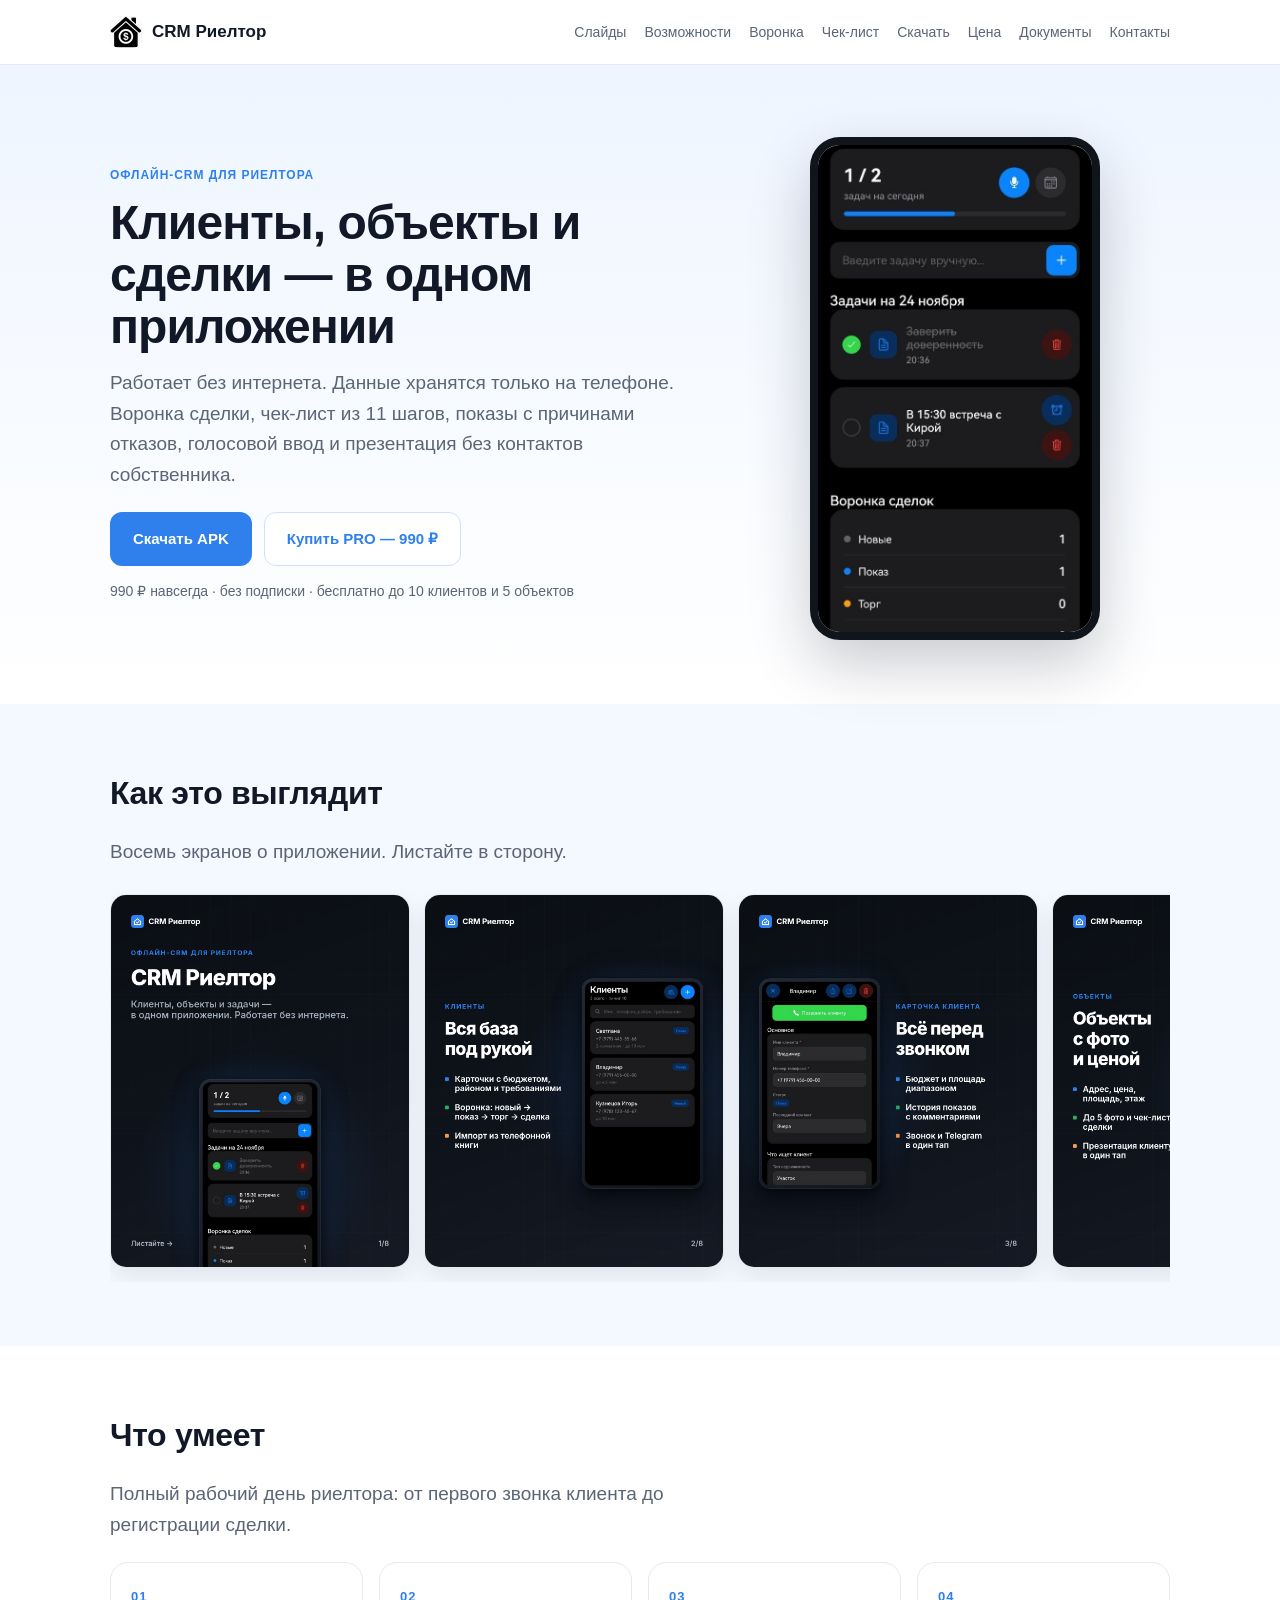
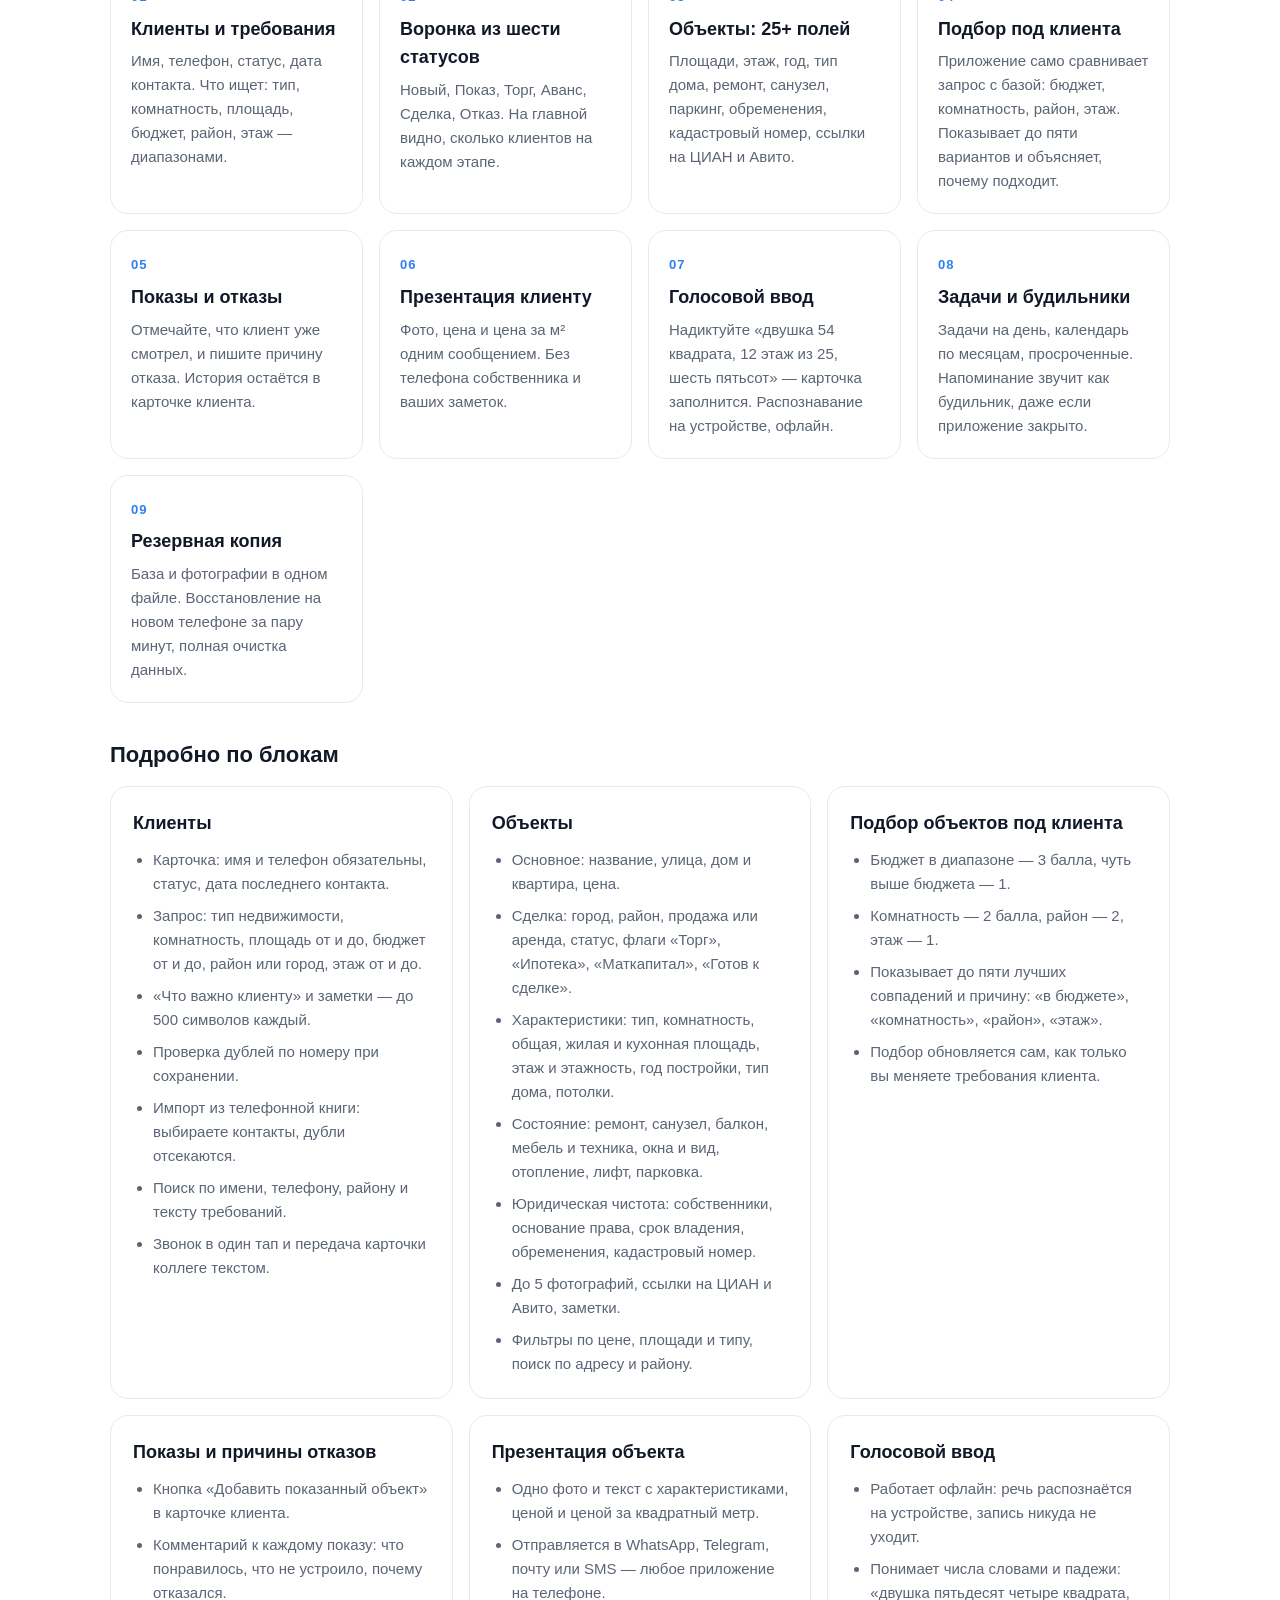
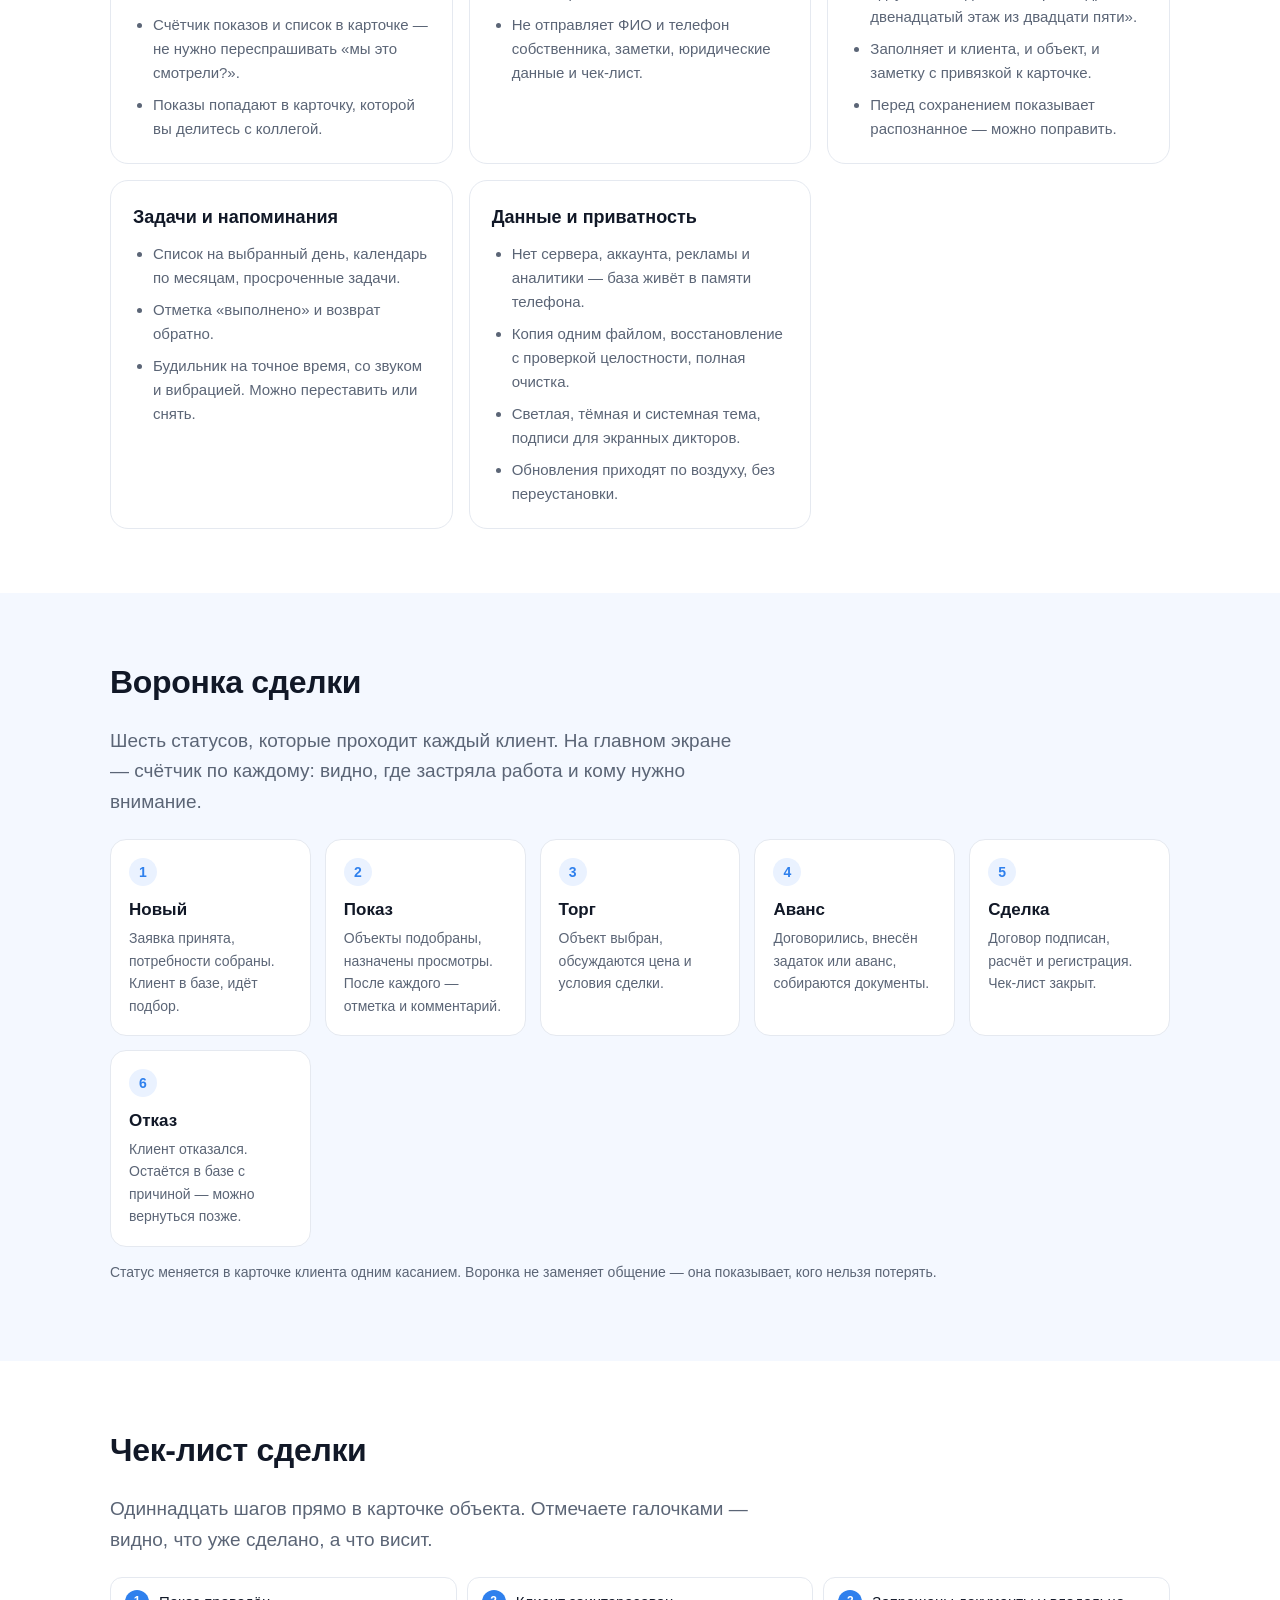
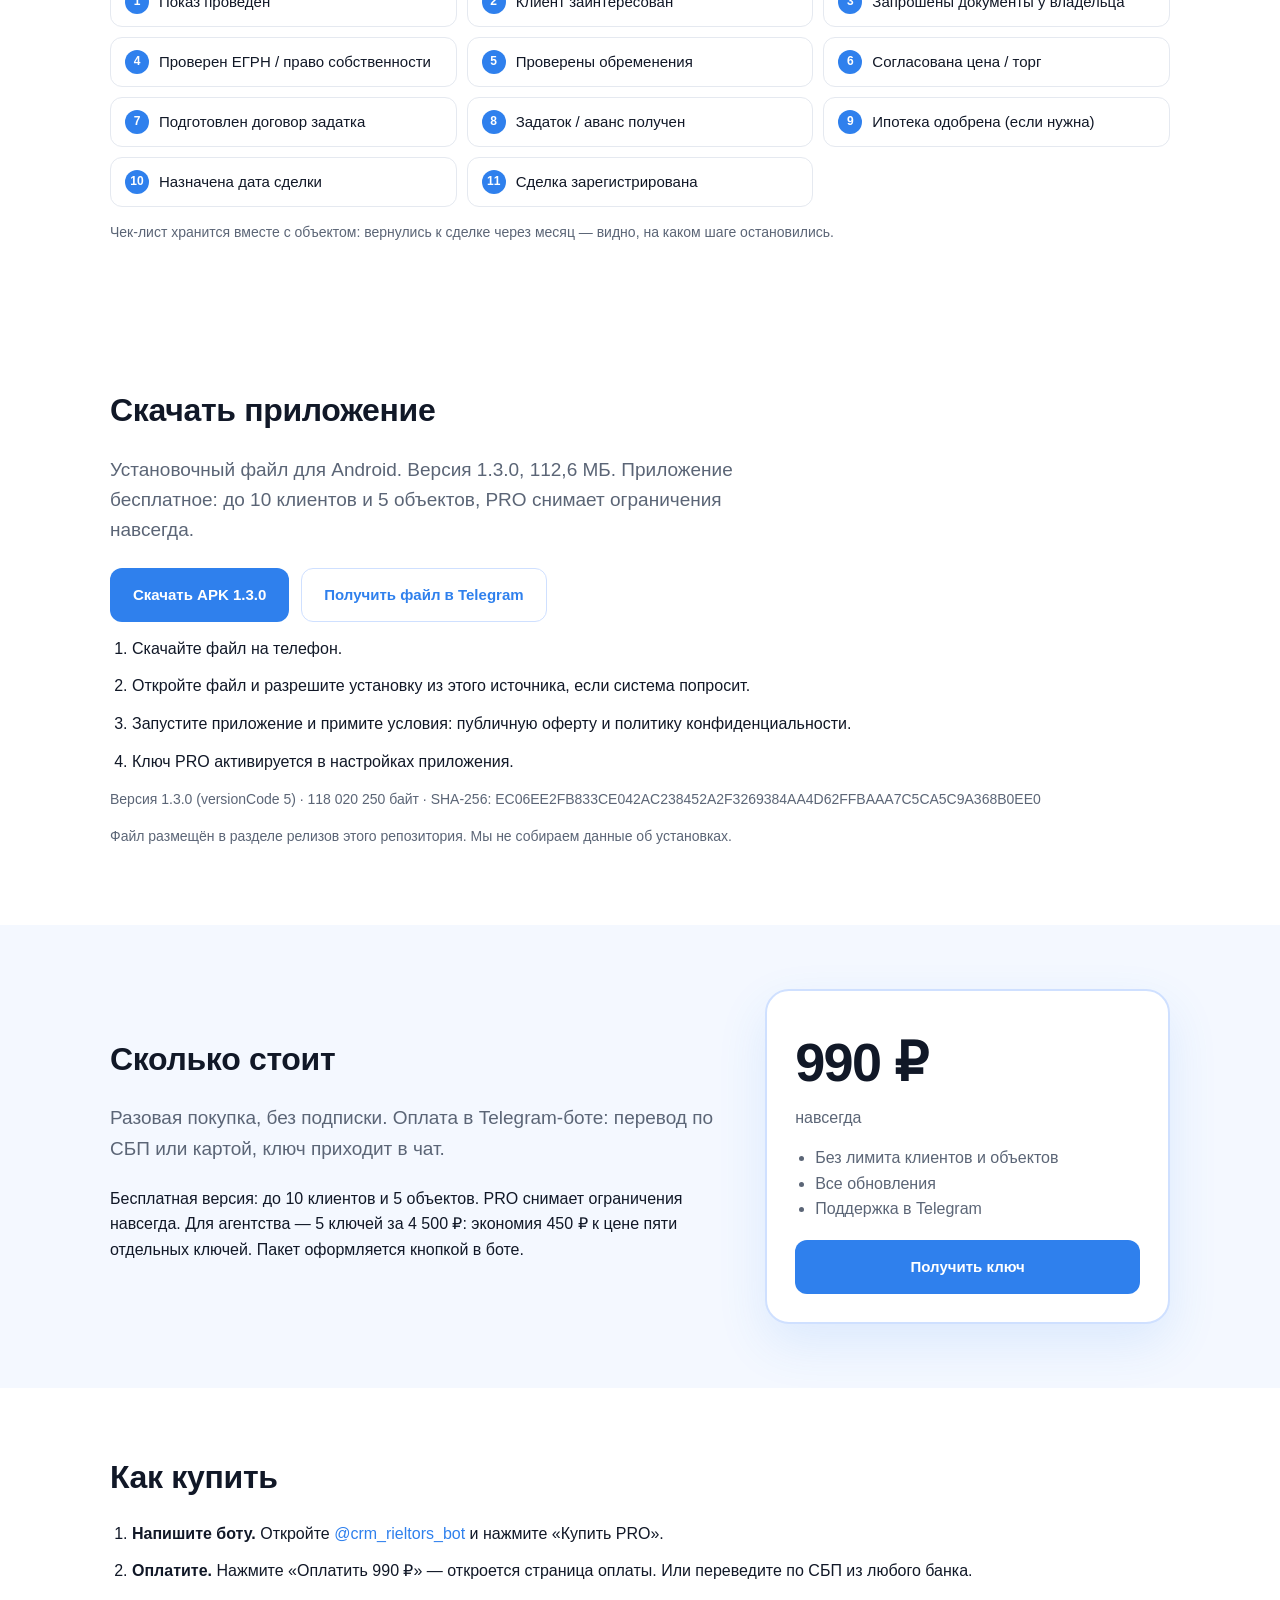
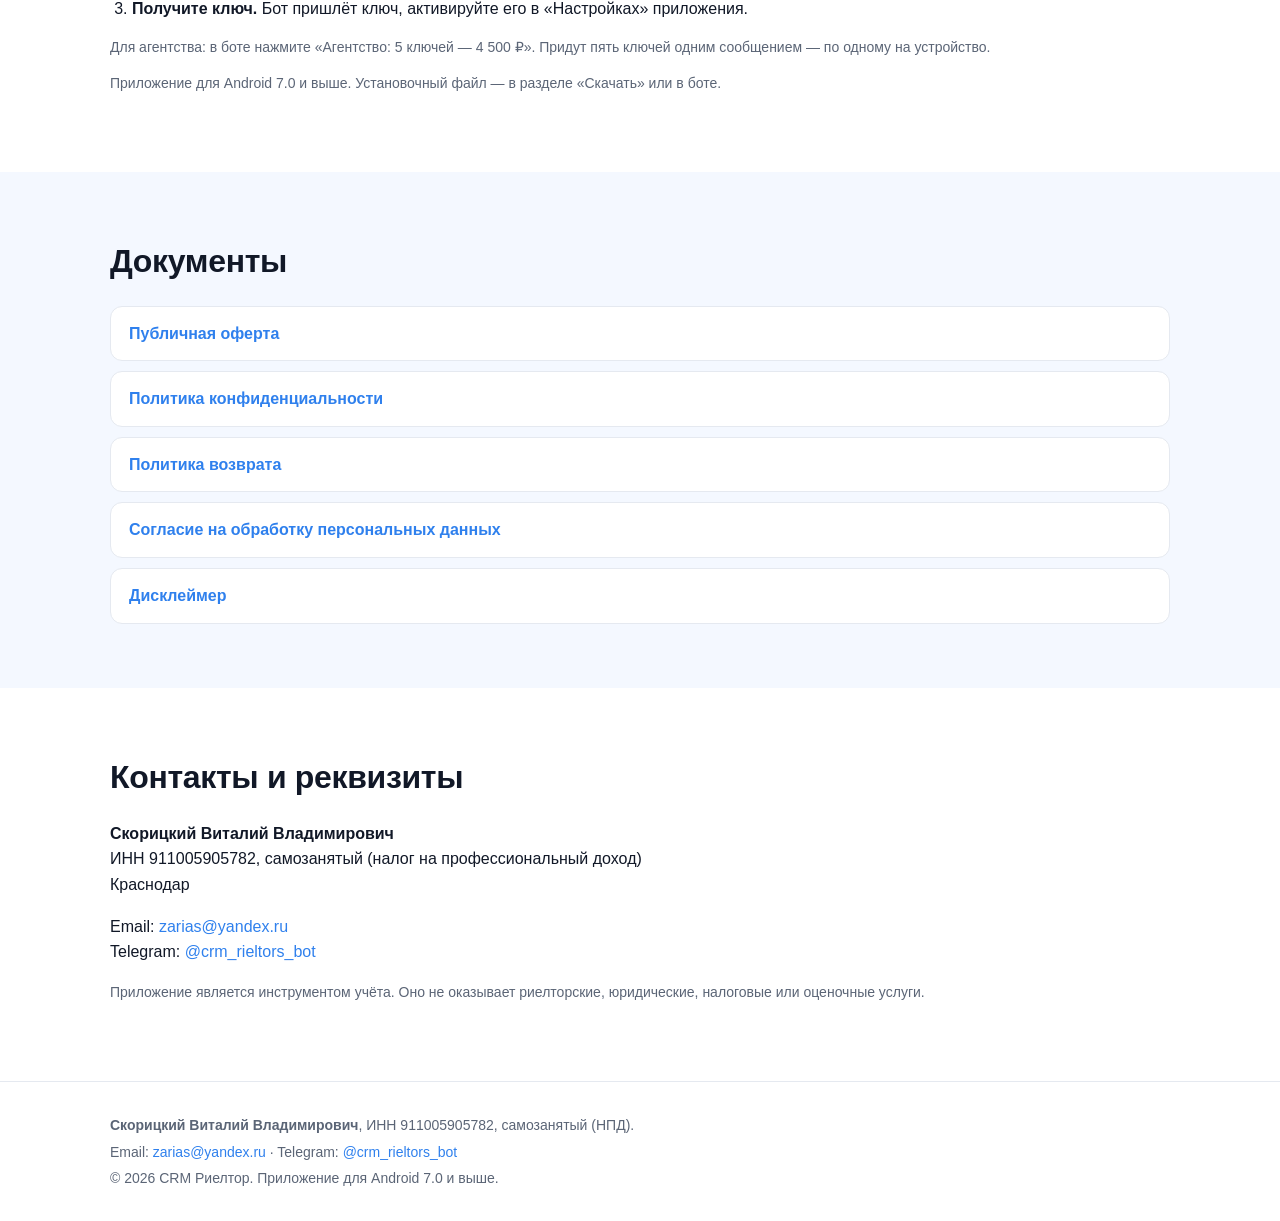
<file: index.html>
<!doctype html>
<html lang="ru">
<head>
<meta charset="utf-8">
<meta name="viewport" content="width=device-width, initial-scale=1">
<title>CRM Риелтор — офлайн-CRM для риелтора</title>
<meta name="description" content="CRM Риелтор — офлайн-приложение для риелтора: клиенты, объекты, воронка сделки, чек-лист, показы и голосовой ввод. Данные хранятся на телефоне. 990 ₽ навсегда.">
<meta name="theme-color" content="#2f80ed">
<link rel="icon" href="icon.png">
<link rel="stylesheet" href="style.css?v=3">
</head>
<body>
<header class="site-header">
  <div class="wrap header-inner">
    <a class="brand" href="index.html"><img src="icon.png" alt="Логотип CRM Риелтор"> CRM Риелтор</a>
    <nav aria-label="Разделы сайта">
      <a href="#slides">Слайды</a>
      <a href="#features">Возможности</a>
      <a href="#funnel">Воронка</a>
      <a href="#checklist">Чек-лист</a>
      <a href="#download">Скачать</a>
      <a href="#price">Цена</a>
      <a href="#docs">Документы</a>
      <a href="#contacts">Контакты</a>
    </nav>
  </div>
</header>

<main>
<section class="hero">
  <div class="wrap hero-grid">
    <div>
      <span class="eyebrow">Офлайн-CRM для риелтора</span>
      <h1>Клиенты, объекты и сделки — в одном приложении</h1>
      <p class="lead">Работает без интернета. Данные хранятся только на телефоне. Воронка сделки, чек-лист из 11 шагов, показы с причинами отказов, голосовой ввод и презентация без контактов собственника.</p>
      <div class="actions">
        <a class="btn" href="#download">Скачать APK</a>
        <a class="btn ghost" href="https://t.me/crm_rieltors_bot">Купить PRO — 990 ₽</a>
      </div>
      <p class="note">990 ₽ навсегда · без подписки · бесплатно до 10 клиентов и 5 объектов</p>
    </div>
    <div class="phone"><img src="screenshot.jpg" alt="Экран приложения CRM Риелтор" width="290" height="580"></div>
  </div>
</section>

<section class="section tinted" id="slides">
  <div class="wrap">
    <h2>Как это выглядит</h2>
    <p class="lead">Восемь экранов о приложении. Листайте в сторону.</p>
    <div class="slides">
      <a class="slide" href="slides/01.png"><img src="slides/01.png" alt="Слайд 1: CRM Риелтор" loading="lazy"></a>
      <a class="slide" href="slides/02.png"><img src="slides/02.png" alt="Слайд 2: клиенты" loading="lazy"></a>
      <a class="slide" href="slides/03.png"><img src="slides/03.png" alt="Слайд 3: карточка клиента" loading="lazy"></a>
      <a class="slide" href="slides/04.png"><img src="slides/04.png" alt="Слайд 4: объекты" loading="lazy"></a>
      <a class="slide" href="slides/05.png"><img src="slides/05.png" alt="Слайд 5: голосовой ввод" loading="lazy"></a>
      <a class="slide" href="slides/06.png"><img src="slides/06.png" alt="Слайд 6: задачи" loading="lazy"></a>
      <a class="slide" href="slides/07.png"><img src="slides/07.png" alt="Слайд 7: презентация" loading="lazy"></a>
      <a class="slide" href="slides/08.png"><img src="slides/08.png" alt="Слайд 8: QR-код на бота" loading="lazy"></a>
    </div>
  </div>
</section>

<section class="section" id="features">
  <div class="wrap">
    <h2>Что умеет</h2>
    <p class="lead">Полный рабочий день риелтора: от первого звонка клиента до регистрации сделки.</p>

    <div class="features">
      <div class="feature"><span class="num">01</span><h3>Клиенты и требования</h3><p>Имя, телефон, статус, дата контакта. Что ищет: тип, комнатность, площадь, бюджет, район, этаж — диапазонами.</p></div>
      <div class="feature"><span class="num">02</span><h3>Воронка из шести статусов</h3><p>Новый, Показ, Торг, Аванс, Сделка, Отказ. На главной видно, сколько клиентов на каждом этапе.</p></div>
      <div class="feature"><span class="num">03</span><h3>Объекты: 25+ полей</h3><p>Площади, этаж, год, тип дома, ремонт, санузел, паркинг, обременения, кадастровый номер, ссылки на ЦИАН и Авито.</p></div>
      <div class="feature"><span class="num">04</span><h3>Подбор под клиента</h3><p>Приложение само сравнивает запрос с базой: бюджет, комнатность, район, этаж. Показывает до пяти вариантов и объясняет, почему подходит.</p></div>
      <div class="feature"><span class="num">05</span><h3>Показы и отказы</h3><p>Отмечайте, что клиент уже смотрел, и пишите причину отказа. История остаётся в карточке клиента.</p></div>
      <div class="feature"><span class="num">06</span><h3>Презентация клиенту</h3><p>Фото, цена и цена за м² одним сообщением. Без телефона собственника и ваших заметок.</p></div>
      <div class="feature"><span class="num">07</span><h3>Голосовой ввод</h3><p>Надиктуйте «двушка 54 квадрата, 12 этаж из 25, шесть пятьсот» — карточка заполнится. Распознавание на устройстве, офлайн.</p></div>
      <div class="feature"><span class="num">08</span><h3>Задачи и будильники</h3><p>Задачи на день, календарь по месяцам, просроченные. Напоминание звучит как будильник, даже если приложение закрыто.</p></div>
      <div class="feature"><span class="num">09</span><h3>Резервная копия</h3><p>База и фотографии в одном файле. Восстановление на новом телефоне за пару минут, полная очистка данных.</p></div>
    </div>

    <h3 class="subhead">Подробно по блокам</h3>
    <div class="details">
      <article class="card">
        <h4>Клиенты</h4>
        <ul>
          <li>Карточка: имя и телефон обязательны, статус, дата последнего контакта.</li>
          <li>Запрос: тип недвижимости, комнатность, площадь от и до, бюджет от и до, район или город, этаж от и до.</li>
          <li>«Что важно клиенту» и заметки — до 500 символов каждый.</li>
          <li>Проверка дублей по номеру при сохранении.</li>
          <li>Импорт из телефонной книги: выбираете контакты, дубли отсекаются.</li>
          <li>Поиск по имени, телефону, району и тексту требований.</li>
          <li>Звонок в один тап и передача карточки коллеге текстом.</li>
        </ul>
      </article>

      <article class="card">
        <h4>Объекты</h4>
        <ul>
          <li>Основное: название, улица, дом и квартира, цена.</li>
          <li>Сделка: город, район, продажа или аренда, статус, флаги «Торг», «Ипотека», «Маткапитал», «Готов к сделке».</li>
          <li>Характеристики: тип, комнатность, общая, жилая и кухонная площадь, этаж и этажность, год постройки, тип дома, потолки.</li>
          <li>Состояние: ремонт, санузел, балкон, мебель и техника, окна и вид, отопление, лифт, парковка.</li>
          <li>Юридическая чистота: собственники, основание права, срок владения, обременения, кадастровый номер.</li>
          <li>До 5 фотографий, ссылки на ЦИАН и Авито, заметки.</li>
          <li>Фильтры по цене, площади и типу, поиск по адресу и району.</li>
        </ul>
      </article>

      <article class="card">
        <h4>Подбор объектов под клиента</h4>
        <ul>
          <li>Бюджет в диапазоне — 3 балла, чуть выше бюджета — 1.</li>
          <li>Комнатность — 2 балла, район — 2, этаж — 1.</li>
          <li>Показывает до пяти лучших совпадений и причину: «в бюджете», «комнатность», «район», «этаж».</li>
          <li>Подбор обновляется сам, как только вы меняете требования клиента.</li>
        </ul>
      </article>

      <article class="card">
        <h4>Показы и причины отказов</h4>
        <ul>
          <li>Кнопка «Добавить показанный объект» в карточке клиента.</li>
          <li>Комментарий к каждому показу: что понравилось, что не устроило, почему отказался.</li>
          <li>Счётчик показов и список в карточке — не нужно переспрашивать «мы это смотрели?».</li>
          <li>Показы попадают в карточку, которой вы делитесь с коллегой.</li>
        </ul>
      </article>

      <article class="card">
        <h4>Презентация объекта</h4>
        <ul>
          <li>Одно фото и текст с характеристиками, ценой и ценой за квадратный метр.</li>
          <li>Отправляется в WhatsApp, Telegram, почту или SMS — любое приложение на телефоне.</li>
          <li>Не отправляет ФИО и телефон собственника, заметки, юридические данные и чек-лист.</li>
        </ul>
      </article>

      <article class="card">
        <h4>Голосовой ввод</h4>
        <ul>
          <li>Работает офлайн: речь распознаётся на устройстве, запись никуда не уходит.</li>
          <li>Понимает числа словами и падежи: «двушка пятьдесят четыре квадрата, двенадцатый этаж из двадцати пяти».</li>
          <li>Заполняет и клиента, и объект, и заметку с привязкой к карточке.</li>
          <li>Перед сохранением показывает распознанное — можно поправить.</li>
        </ul>
      </article>

      <article class="card">
        <h4>Задачи и напоминания</h4>
        <ul>
          <li>Список на выбранный день, календарь по месяцам, просроченные задачи.</li>
          <li>Отметка «выполнено» и возврат обратно.</li>
          <li>Будильник на точное время, со звуком и вибрацией. Можно переставить или снять.</li>
        </ul>
      </article>

      <article class="card">
        <h4>Данные и приватность</h4>
        <ul>
          <li>Нет сервера, аккаунта, рекламы и аналитики — база живёт в памяти телефона.</li>
          <li>Копия одним файлом, восстановление с проверкой целостности, полная очистка.</li>
          <li>Светлая, тёмная и системная тема, подписи для экранных дикторов.</li>
          <li>Обновления приходят по воздуху, без переустановки.</li>
        </ul>
      </article>
    </div>
  </div>
</section>

<section class="section tinted" id="funnel">
  <div class="wrap">
    <h2>Воронка сделки</h2>
    <p class="lead">Шесть статусов, которые проходит каждый клиент. На главном экране — счётчик по каждому: видно, где застряла работа и кому нужно внимание.</p>
    <ol class="funnel">
      <li><span class="fnum">1</span><strong>Новый</strong><p>Заявка принята, потребности собраны. Клиент в базе, идёт подбор.</p></li>
      <li><span class="fnum">2</span><strong>Показ</strong><p>Объекты подобраны, назначены просмотры. После каждого — отметка и комментарий.</p></li>
      <li><span class="fnum">3</span><strong>Торг</strong><p>Объект выбран, обсуждаются цена и условия сделки.</p></li>
      <li><span class="fnum">4</span><strong>Аванс</strong><p>Договорились, внесён задаток или аванс, собираются документы.</p></li>
      <li><span class="fnum">5</span><strong>Сделка</strong><p>Договор подписан, расчёт и регистрация. Чек-лист закрыт.</p></li>
      <li><span class="fnum">6</span><strong>Отказ</strong><p>Клиент отказался. Остаётся в базе с причиной — можно вернуться позже.</p></li>
    </ol>
    <p class="note">Статус меняется в карточке клиента одним касанием. Воронка не заменяет общение — она показывает, кого нельзя потерять.</p>
  </div>
</section>

<section class="section" id="checklist">
  <div class="wrap">
    <h2>Чек-лист сделки</h2>
    <p class="lead">Одиннадцать шагов прямо в карточке объекта. Отмечаете галочками — видно, что уже сделано, а что висит.</p>
    <ol class="checklist">
      <li>Показ проведён</li>
      <li>Клиент заинтересован</li>
      <li>Запрошены документы у владельца</li>
      <li>Проверен ЕГРН / право собственности</li>
      <li>Проверены обременения</li>
      <li>Согласована цена / торг</li>
      <li>Подготовлен договор задатка</li>
      <li>Задаток / аванс получен</li>
      <li>Ипотека одобрена (если нужна)</li>
      <li>Назначена дата сделки</li>
      <li>Сделка зарегистрирована</li>
    </ol>
    <p class="note">Чек-лист хранится вместе с объектом: вернулись к сделке через месяц — видно, на каком шаге остановились.</p>
  </div>
</section>


<section class="section" id="download">
  <div class="wrap">
    <h2>Скачать приложение</h2>
    <p class="lead">Установочный файл для Android. Версия 1.3.0, 112,6 МБ. Приложение бесплатное: до 10 клиентов и 5 объектов, PRO снимает ограничения навсегда.</p>
    <div class="actions">
      <a class="btn" href="https://github.com/VitaliySkorickiy/crm-rieltor-site/releases/download/v1.3.0/crm-rieltor-1.3.0.apk">Скачать APK 1.3.0</a>
      <a class="btn ghost" href="https://t.me/crm_rieltors_bot">Получить файл в Telegram</a>
    </div>
    <ol class="steps">
      <li>Скачайте файл на телефон.</li>
      <li>Откройте файл и разрешите установку из этого источника, если система попросит.</li>
      <li>Запустите приложение и примите условия: публичную оферту и политику конфиденциальности.</li>
      <li>Ключ PRO активируется в настройках приложения.</li>
    </ol>
    <p class="note">Версия 1.3.0 (versionCode 5) · 118 020 250 байт · SHA-256: EC06EE2FB833CE042AC238452A2F3269384AA4D62FFBAAA7C5CA5C9A368B0EE0</p>
    <p class="note">Файл размещён в разделе релизов этого репозитория. Мы не собираем данные об установках.</p>
  </div>
</section>

<section class="section tinted" id="price">
  <div class="wrap price-grid">
    <div>
      <h2>Сколько стоит</h2>
      <p class="lead">Разовая покупка, без подписки. Оплата в Telegram-боте: перевод по СБП или картой, ключ приходит в чат.</p>
      <p>Бесплатная версия: до 10 клиентов и 5 объектов. PRO снимает ограничения навсегда. Для агентства — 5 ключей за 4 500 ₽: экономия 450 ₽ к цене пяти отдельных ключей. Пакет оформляется кнопкой в боте.</p>
    </div>
    <div class="price-card">
      <div class="price">990 ₽</div>
      <div class="price-sub">навсегда</div>
      <ul>
        <li>Без лимита клиентов и объектов</li>
        <li>Все обновления</li>
        <li>Поддержка в Telegram</li>
      </ul>
      <a class="btn full" href="https://t.me/crm_rieltors_bot">Получить ключ</a>
    </div>
  </div>
</section>

<section class="section" id="how">
  <div class="wrap">
    <h2>Как купить</h2>
    <ol class="steps">
      <li><strong>Напишите боту.</strong> Откройте <a href="https://t.me/crm_rieltors_bot">@crm_rieltors_bot</a> и нажмите «Купить PRO».</li>
      <li><strong>Оплатите.</strong> Нажмите «Оплатить 990 ₽» — откроется страница оплаты. Или переведите по СБП из любого банка.</li>
      <li><strong>Получите ключ.</strong> Бот пришлёт ключ, активируйте его в «Настройках» приложения.</li>
    </ol>
    <p class="note">Для агентства: в боте нажмите «Агентство: 5 ключей — 4 500 ₽». Придут пять ключей одним сообщением — по одному на устройство.</p>
    <p class="note">Приложение для Android 7.0 и выше. Установочный файл — в разделе «Скачать» или в боте.</p>
  </div>
</section>

<section class="section tinted" id="docs">
  <div class="wrap">
    <h2>Документы</h2>
    <ul class="docs">
      <li><a href="offer.html">Публичная оферта</a></li>
      <li><a href="privacy.html">Политика конфиденциальности</a></li>
      <li><a href="refund.html">Политика возврата</a></li>
      <li><a href="consent.html">Согласие на обработку персональных данных</a></li>
      <li><a href="disclaimer.html">Дисклеймер</a></li>
    </ul>
  </div>
</section>

<section class="section" id="contacts">
  <div class="wrap">
    <h2>Контакты и реквизиты</h2>
    <p><strong>Скорицкий Виталий Владимирович</strong><br>
    ИНН 911005905782, самозанятый (налог на профессиональный доход)<br>
    Краснодар</p>
    <p>Email: <a href="mailto:zarias@yandex.ru">zarias@yandex.ru</a><br>
    Telegram: <a href="https://t.me/crm_rieltors_bot">@crm_rieltors_bot</a></p>
    <p class="note">Приложение является инструментом учёта. Оно не оказывает риелторские, юридические, налоговые или оценочные услуги.</p>
  </div>
</section>
</main>

<footer class="site-footer">
  <div class="wrap">
    <p><strong>Скорицкий Виталий Владимирович</strong>, ИНН 911005905782, самозанятый (НПД).</p>
    <p>Email: <a href="mailto:zarias@yandex.ru">zarias@yandex.ru</a> · Telegram: <a href="https://t.me/crm_rieltors_bot">@crm_rieltors_bot</a></p>
    <p>© 2026 CRM Риелтор. Приложение для Android 7.0 и выше.</p>
  </div>
</footer>
</body>
</html>
</file>
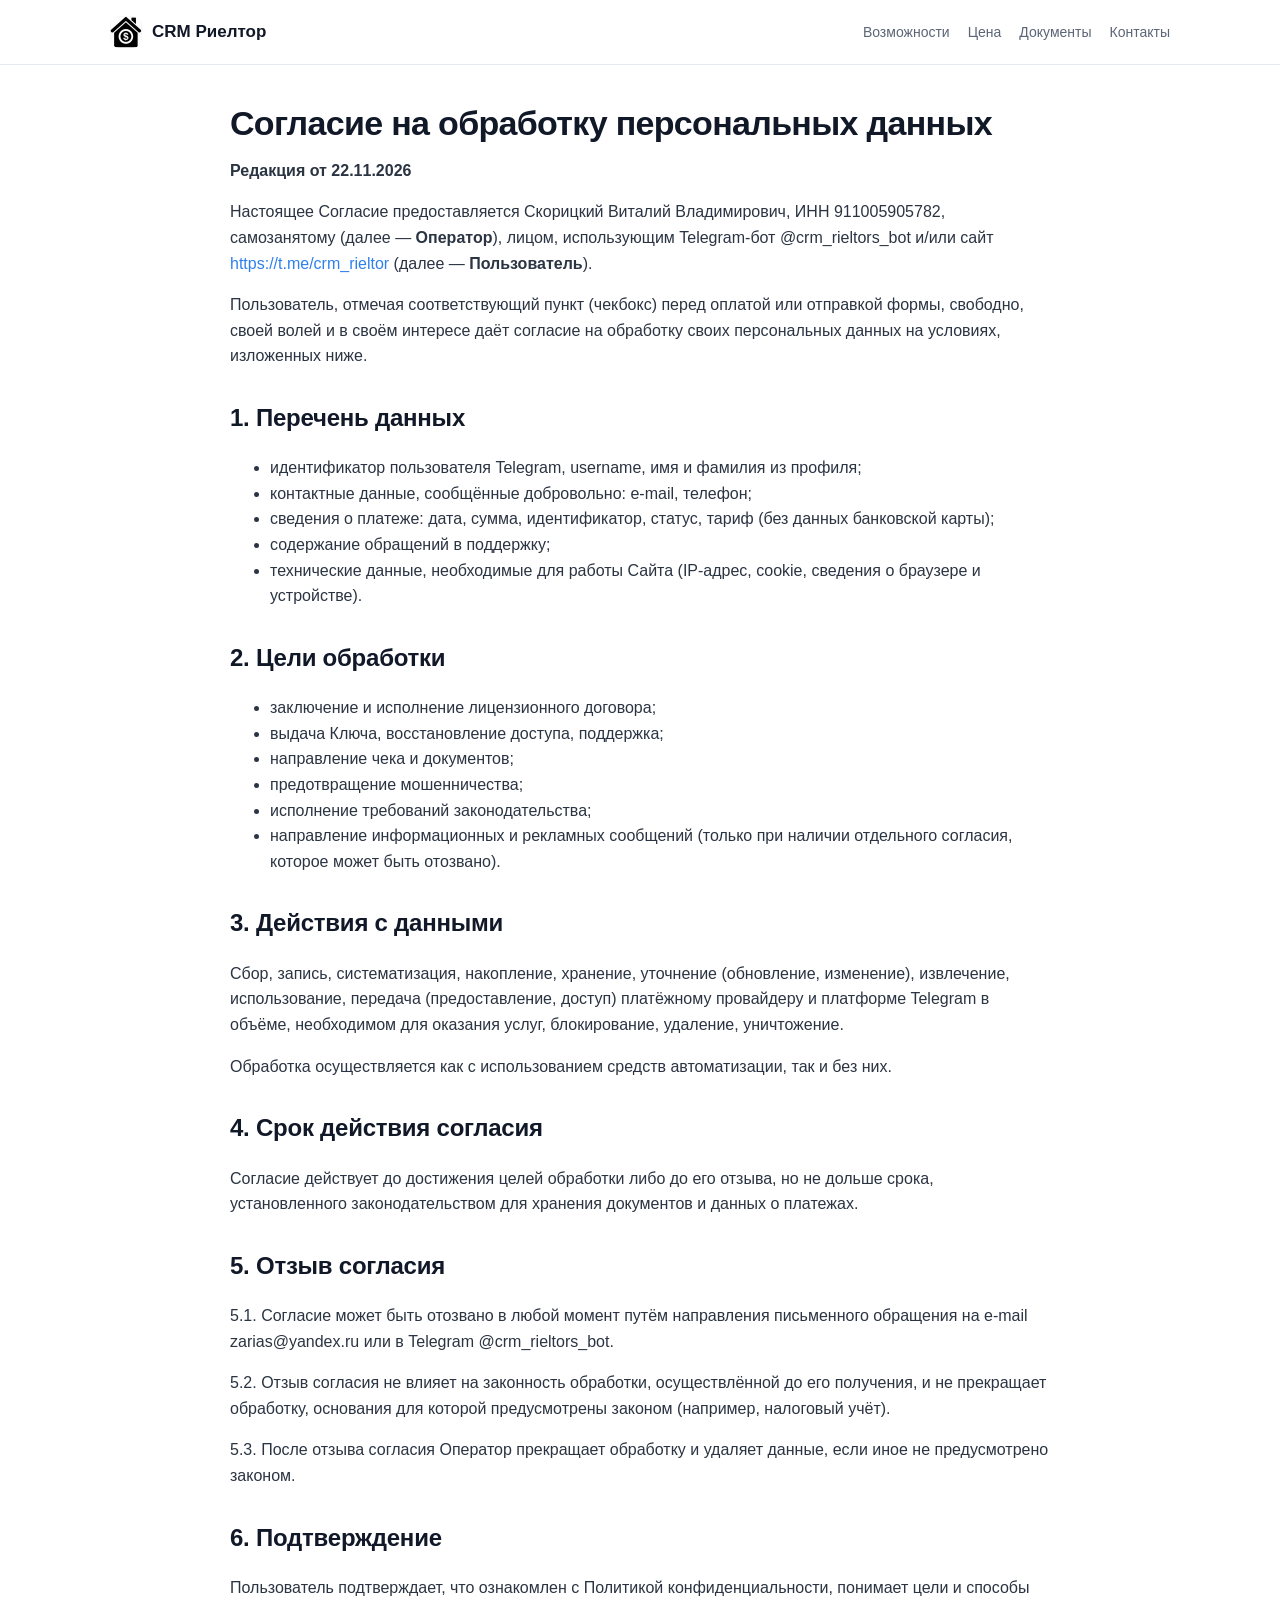
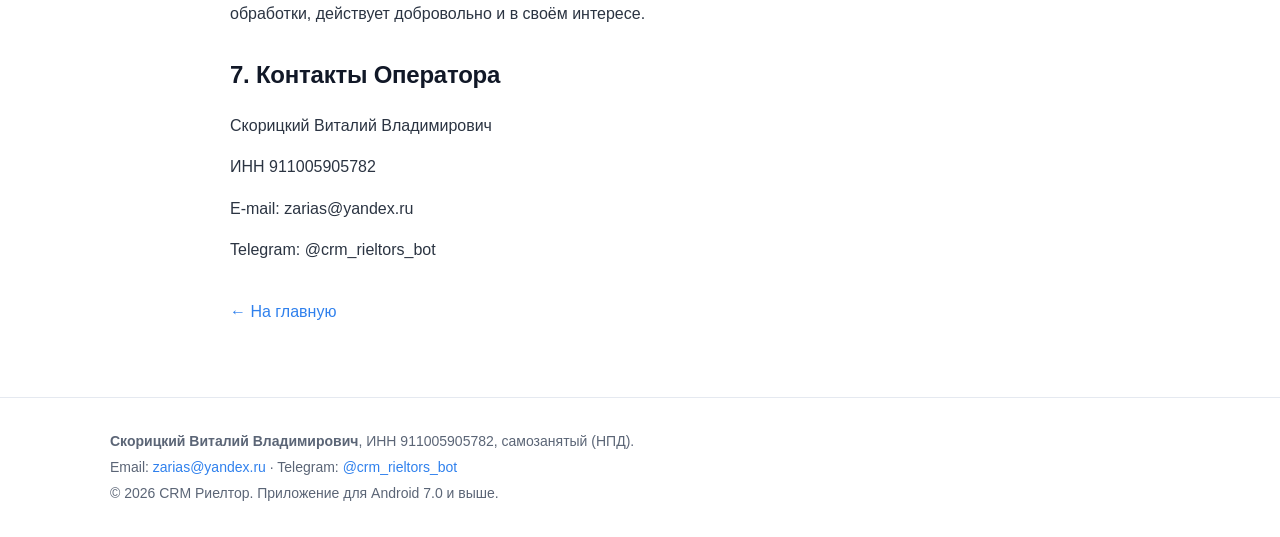
<file: consent.html>
<!doctype html>
<html lang="ru">
<head>
<meta charset="utf-8">
<meta name="viewport" content="width=device-width, initial-scale=1">
<title>Согласие на обработку персональных данных — CRM Риелтор</title>
<link rel="icon" href="icon.png">
<link rel="stylesheet" href="style.css?v=3">
</head>
<body>
<header class="site-header">
  <div class="wrap header-inner">
    <a class="brand" href="index.html"><img src="icon.png" alt=""> CRM Риелтор</a>
    <nav>
      <a href="index.html#features">Возможности</a>
      <a href="index.html#price">Цена</a>
      <a href="index.html#docs">Документы</a>
      <a href="index.html#contacts">Контакты</a>
    </nav>
  </div>
</header>
<main class="wrap legal">
<h1>Согласие на обработку персональных данных</h1>
<p><strong>Редакция от 22.11.2026</strong></p>
<p>Настоящее Согласие предоставляется Скорицкий Виталий Владимирович, ИНН 911005905782, самозанятому (далее — <strong>Оператор</strong>), лицом, использующим Telegram-бот @crm_rieltors_bot и/или сайт <a href="https://t.me/crm_rieltor">https://t.me/crm_rieltor</a> (далее — <strong>Пользователь</strong>).</p>
<p>Пользователь, отмечая соответствующий пункт (чекбокс) перед оплатой или отправкой формы, свободно, своей волей и в своём интересе даёт согласие на обработку своих персональных данных на условиях, изложенных ниже.</p>
<h2>1. Перечень данных</h2>
<ul>
<li>идентификатор пользователя Telegram, username, имя и фамилия из профиля;</li>
<li>контактные данные, сообщённые добровольно: e-mail, телефон;</li>
<li>сведения о платеже: дата, сумма, идентификатор, статус, тариф (без данных банковской карты);</li>
<li>содержание обращений в поддержку;</li>
<li>технические данные, необходимые для работы Сайта (IP-адрес, cookie, сведения о браузере и устройстве).</li>
</ul>
<h2>2. Цели обработки</h2>
<ul>
<li>заключение и исполнение лицензионного договора;</li>
<li>выдача Ключа, восстановление доступа, поддержка;</li>
<li>направление чека и документов;</li>
<li>предотвращение мошенничества;</li>
<li>исполнение требований законодательства;</li>
<li>направление информационных и рекламных сообщений (только при наличии отдельного согласия, которое может быть отозвано).</li>
</ul>
<h2>3. Действия с данными</h2>
<p>Сбор, запись, систематизация, накопление, хранение, уточнение (обновление, изменение), извлечение, использование, передача (предоставление, доступ) платёжному провайдеру и платформе Telegram в объёме, необходимом для оказания услуг, блокирование, удаление, уничтожение.</p>
<p>Обработка осуществляется как с использованием средств автоматизации, так и без них.</p>
<h2>4. Срок действия согласия</h2>
<p>Согласие действует до достижения целей обработки либо до его отзыва, но не дольше срока, установленного законодательством для хранения документов и данных о платежах.</p>
<h2>5. Отзыв согласия</h2>
<p>5.1. Согласие может быть отозвано в любой момент путём направления письменного обращения на e-mail zarias@yandex.ru или в Telegram @crm_rieltors_bot.</p>
<p>5.2. Отзыв согласия не влияет на законность обработки, осуществлённой до его получения, и не прекращает обработку, основания для которой предусмотрены законом (например, налоговый учёт).</p>
<p>5.3. После отзыва согласия Оператор прекращает обработку и удаляет данные, если иное не предусмотрено законом.</p>
<h2>6. Подтверждение</h2>
<p>Пользователь подтверждает, что ознакомлен с Политикой конфиденциальности, понимает цели и способы обработки, действует добровольно и в своём интересе.</p>
<h2>7. Контакты Оператора</h2>
<p>Скорицкий Виталий Владимирович</p>
<p>ИНН 911005905782</p>
<p>E-mail: zarias@yandex.ru</p>
<p>Telegram: @crm_rieltors_bot</p>
<p class="back"><a href="index.html">← На главную</a></p>
</main>
<footer class="site-footer">
  <div class="wrap">
    <p><strong>Скорицкий Виталий Владимирович</strong>, ИНН 911005905782, самозанятый (НПД).</p>
    <p>Email: <a href="mailto:zarias@yandex.ru">zarias@yandex.ru</a> · Telegram: <a href="https://t.me/crm_rieltors_bot">@crm_rieltors_bot</a></p>
    <p>© 2026 CRM Риелтор. Приложение для Android 7.0 и выше.</p>
  </div>
</footer>
</body>
</html>
</file>
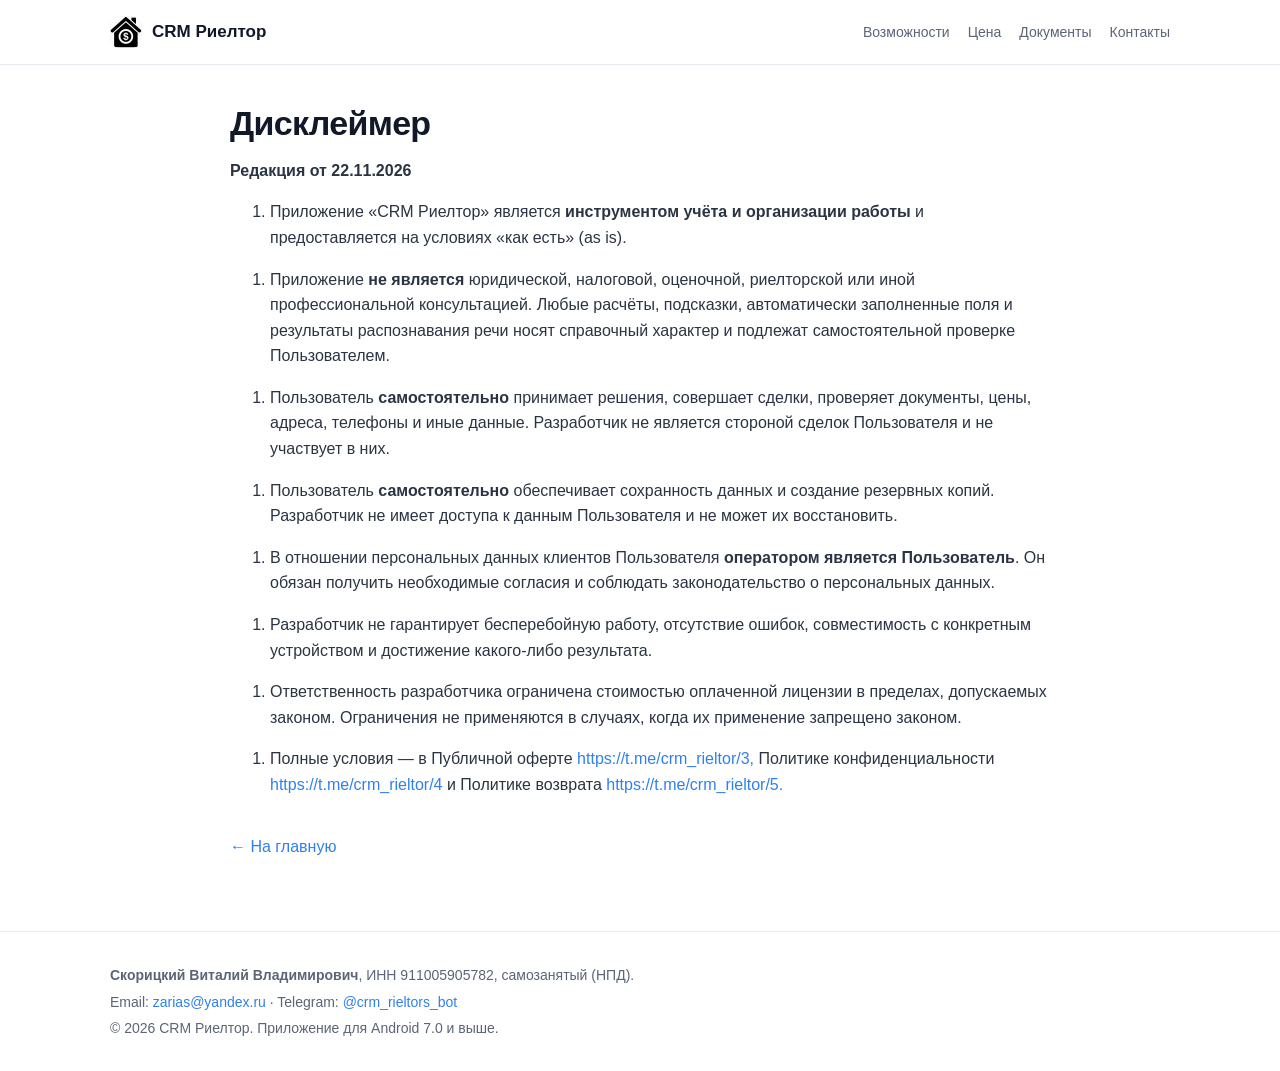
<file: disclaimer.html>
<!doctype html>
<html lang="ru">
<head>
<meta charset="utf-8">
<meta name="viewport" content="width=device-width, initial-scale=1">
<title>Дисклеймер — CRM Риелтор</title>
<link rel="icon" href="icon.png">
<link rel="stylesheet" href="style.css?v=3">
</head>
<body>
<header class="site-header">
  <div class="wrap header-inner">
    <a class="brand" href="index.html"><img src="icon.png" alt=""> CRM Риелтор</a>
    <nav>
      <a href="index.html#features">Возможности</a>
      <a href="index.html#price">Цена</a>
      <a href="index.html#docs">Документы</a>
      <a href="index.html#contacts">Контакты</a>
    </nav>
  </div>
</header>
<main class="wrap legal">
<h1>Дисклеймер</h1>
<p><strong>Редакция от 22.11.2026</strong></p>
<ol>
<li>Приложение «CRM Риелтор» является <strong>инструментом учёта и организации работы</strong> и предоставляется на условиях «как есть» (as is).</li>
</ol>
<ol>
<li>Приложение <strong>не является</strong> юридической, налоговой, оценочной, риелторской или иной профессиональной консультацией. Любые расчёты, подсказки, автоматически заполненные поля и результаты распознавания речи носят справочный характер и подлежат самостоятельной проверке Пользователем.</li>
</ol>
<ol>
<li>Пользователь <strong>самостоятельно</strong> принимает решения, совершает сделки, проверяет документы, цены, адреса, телефоны и иные данные. Разработчик не является стороной сделок Пользователя и не участвует в них.</li>
</ol>
<ol>
<li>Пользователь <strong>самостоятельно</strong> обеспечивает сохранность данных и создание резервных копий. Разработчик не имеет доступа к данным Пользователя и не может их восстановить.</li>
</ol>
<ol>
<li>В отношении персональных данных клиентов Пользователя <strong>оператором является Пользователь</strong>. Он обязан получить необходимые согласия и соблюдать законодательство о персональных данных.</li>
</ol>
<ol>
<li>Разработчик не гарантирует бесперебойную работу, отсутствие ошибок, совместимость с конкретным устройством и достижение какого-либо результата.</li>
</ol>
<ol>
<li>Ответственность разработчика ограничена стоимостью оплаченной лицензии в пределах, допускаемых законом. Ограничения не применяются в случаях, когда их применение запрещено законом.</li>
</ol>
<ol>
<li>Полные условия — в Публичной оферте <a href="https://t.me/crm_rieltor/3,">https://t.me/crm_rieltor/3,</a> Политике конфиденциальности <a href="https://t.me/crm_rieltor/4">https://t.me/crm_rieltor/4</a> и Политике возврата <a href="https://t.me/crm_rieltor/5.">https://t.me/crm_rieltor/5.</a></li>
</ol>
<p class="back"><a href="index.html">← На главную</a></p>
</main>
<footer class="site-footer">
  <div class="wrap">
    <p><strong>Скорицкий Виталий Владимирович</strong>, ИНН 911005905782, самозанятый (НПД).</p>
    <p>Email: <a href="mailto:zarias@yandex.ru">zarias@yandex.ru</a> · Telegram: <a href="https://t.me/crm_rieltors_bot">@crm_rieltors_bot</a></p>
    <p>© 2026 CRM Риелтор. Приложение для Android 7.0 и выше.</p>
  </div>
</footer>
</body>
</html>
</file>
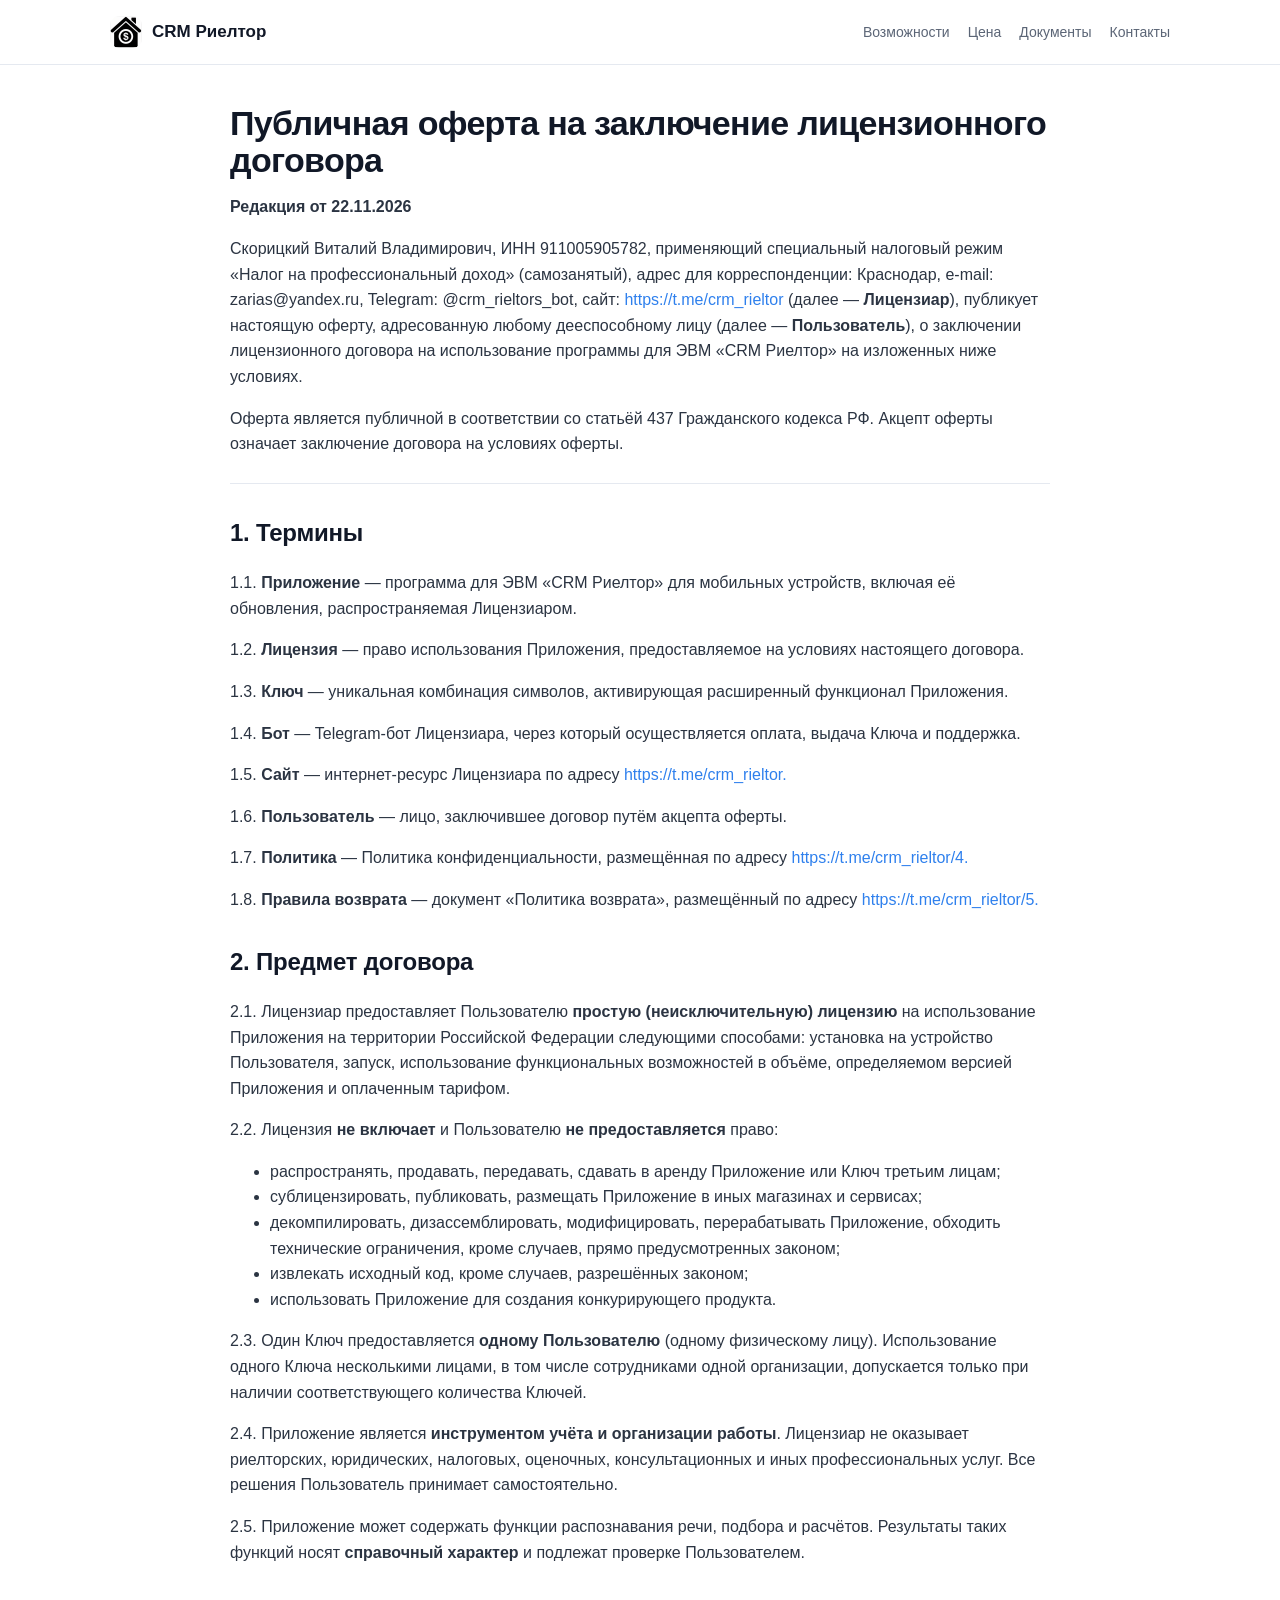
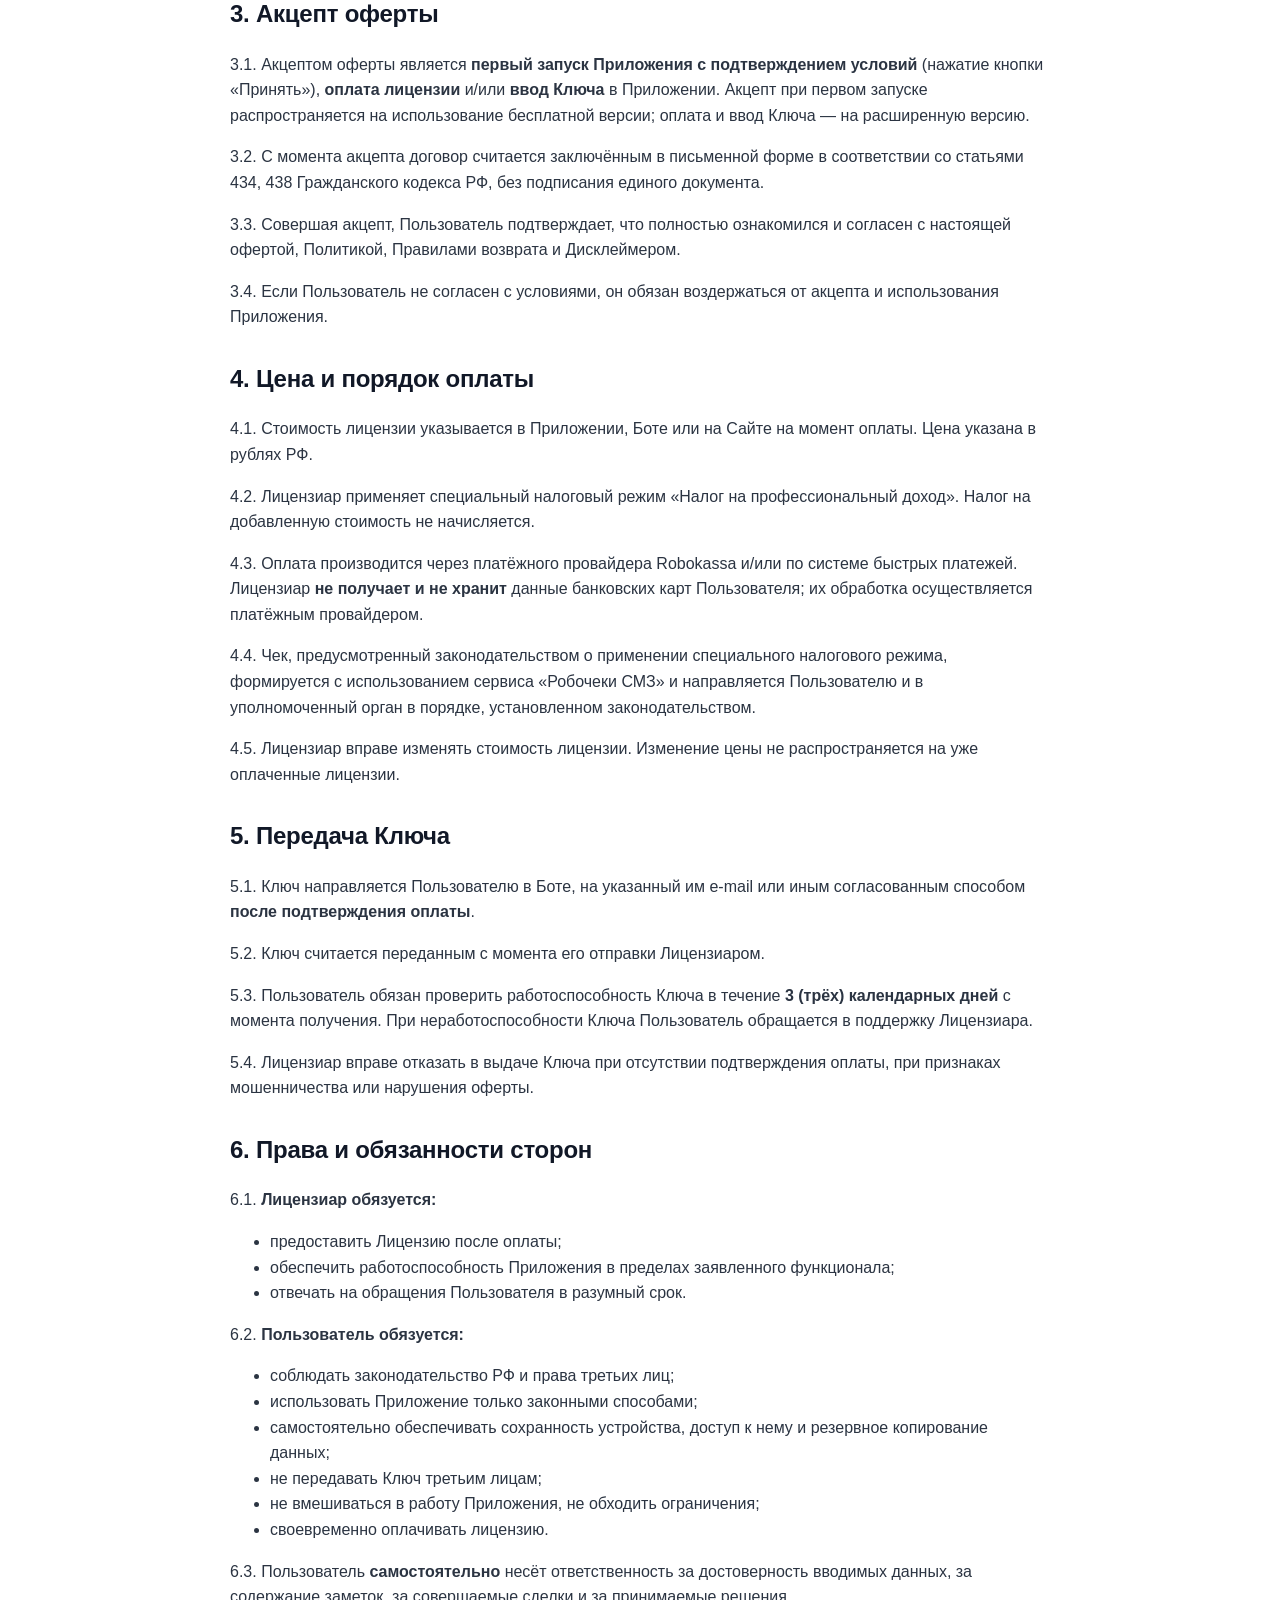
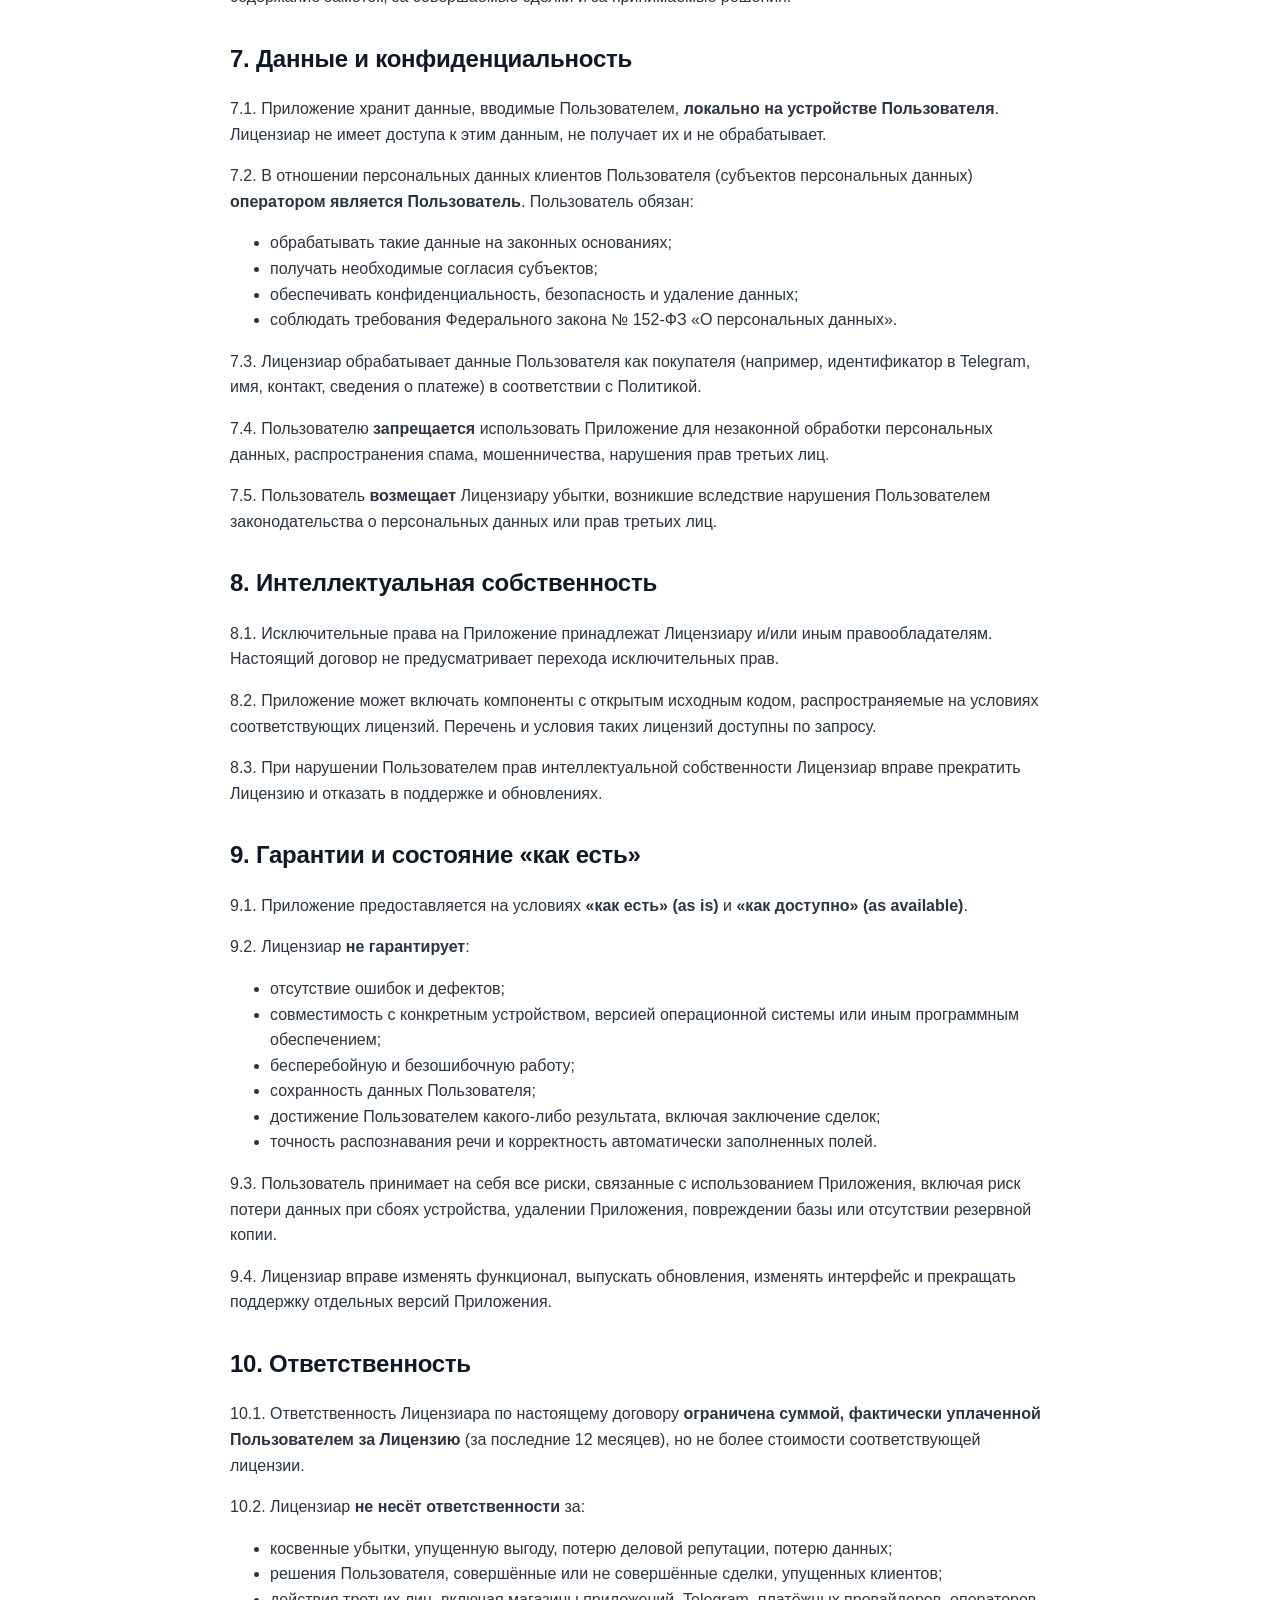
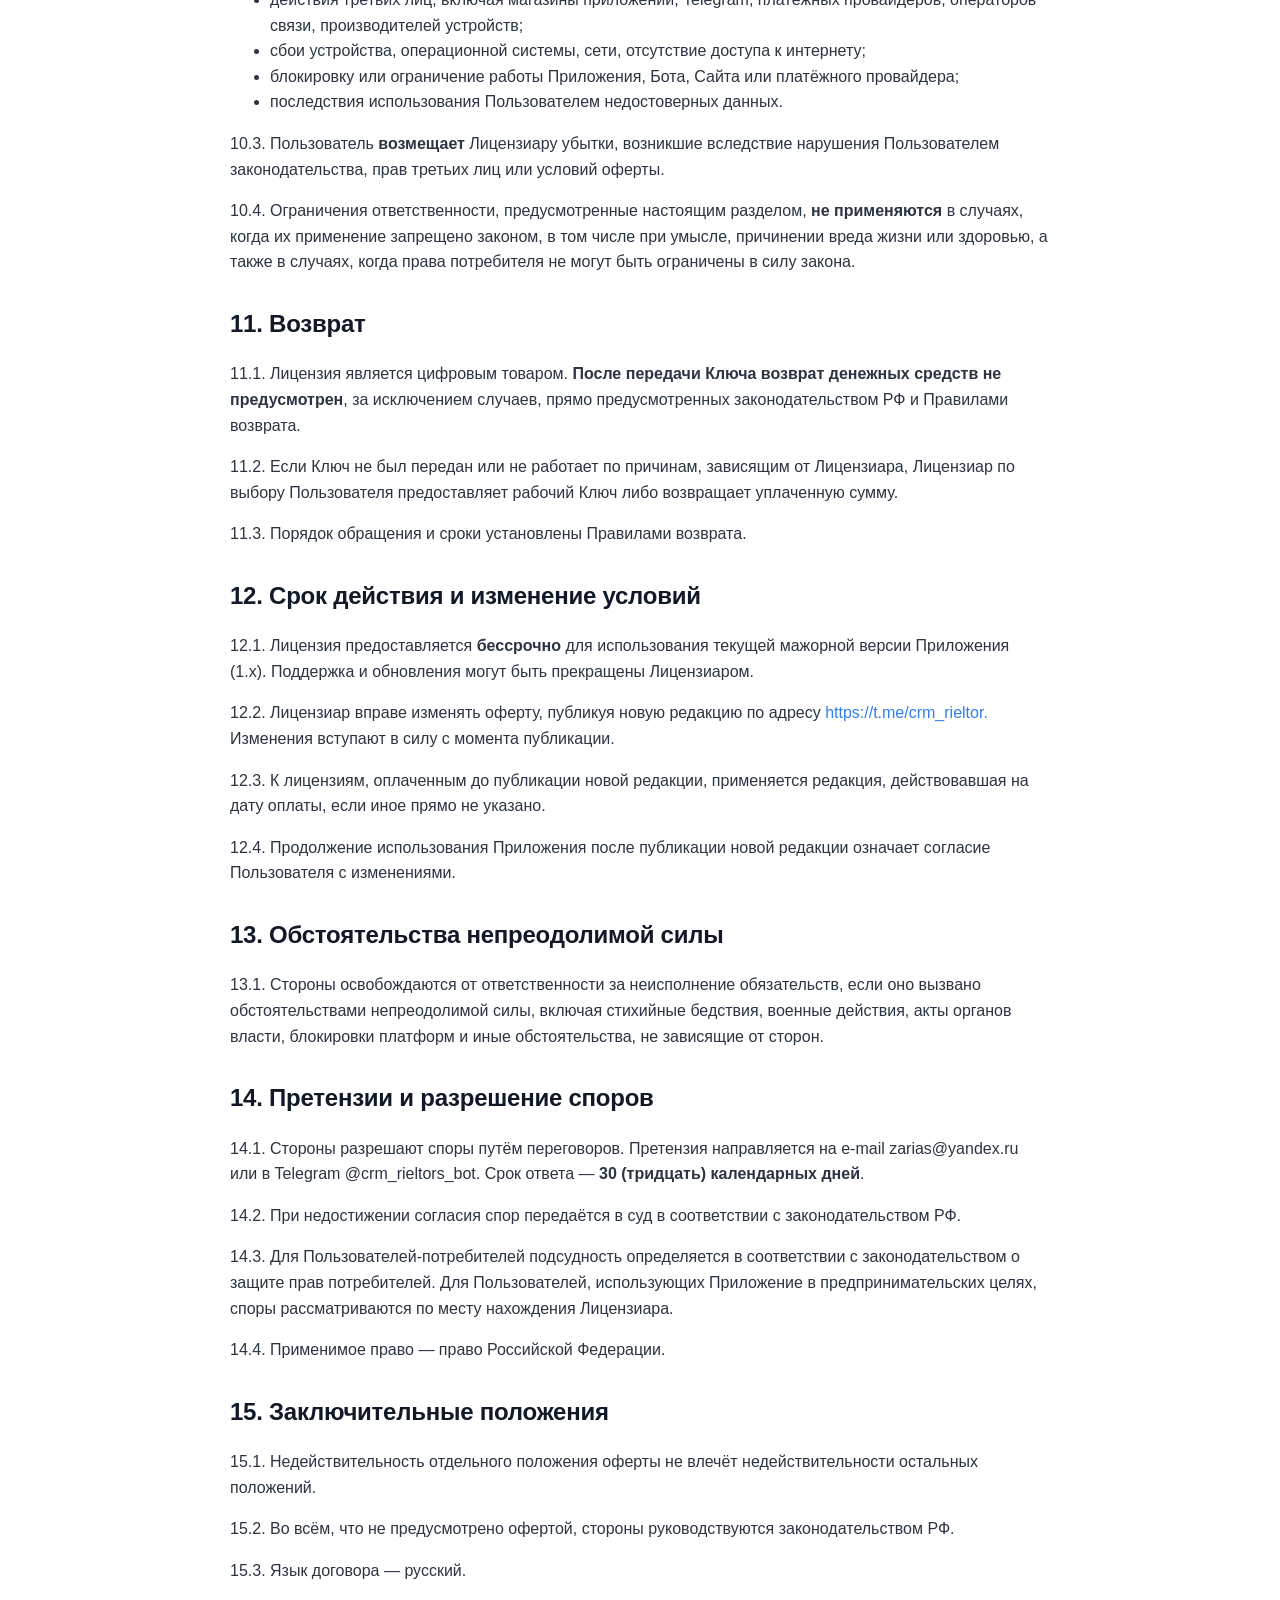
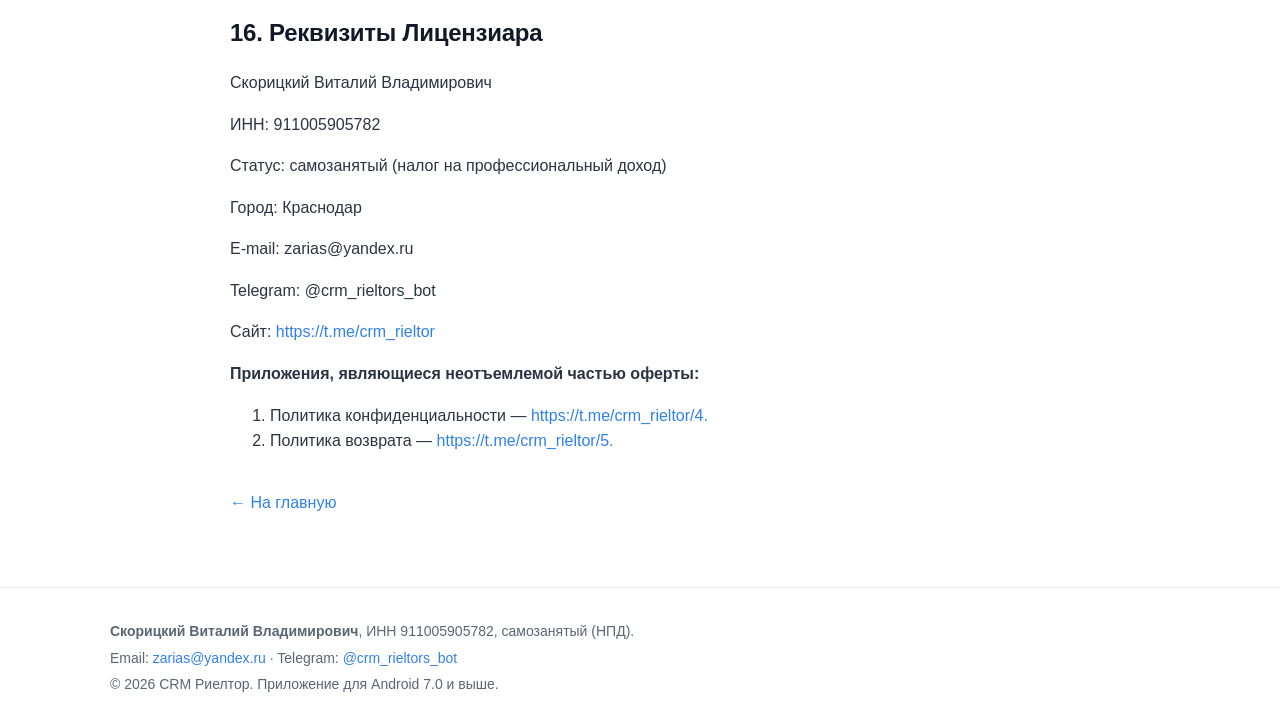
<file: offer.html>
<!doctype html>
<html lang="ru">
<head>
<meta charset="utf-8">
<meta name="viewport" content="width=device-width, initial-scale=1">
<title>Публичная оферта — CRM Риелтор</title>
<link rel="icon" href="icon.png">
<link rel="stylesheet" href="style.css?v=3">
</head>
<body>
<header class="site-header">
  <div class="wrap header-inner">
    <a class="brand" href="index.html"><img src="icon.png" alt=""> CRM Риелтор</a>
    <nav>
      <a href="index.html#features">Возможности</a>
      <a href="index.html#price">Цена</a>
      <a href="index.html#docs">Документы</a>
      <a href="index.html#contacts">Контакты</a>
    </nav>
  </div>
</header>
<main class="wrap legal">
<h1>Публичная оферта на заключение лицензионного договора</h1>
<p><strong>Редакция от 22.11.2026</strong></p>
<p>Скорицкий Виталий Владимирович, ИНН 911005905782, применяющий специальный налоговый режим «Налог на профессиональный доход» (самозанятый), адрес для корреспонденции: Краснодар, e-mail: zarias@yandex.ru, Telegram: @crm_rieltors_bot, сайт: <a href="https://t.me/crm_rieltor">https://t.me/crm_rieltor</a> (далее — <strong>Лицензиар</strong>), публикует настоящую оферту, адресованную любому дееспособному лицу (далее — <strong>Пользователь</strong>), о заключении лицензионного договора на использование программы для ЭВМ «CRM Риелтор» на изложенных ниже условиях.</p>
<p>Оферта является публичной в соответствии со статьёй 437 Гражданского кодекса РФ. Акцепт оферты означает заключение договора на условиях оферты.</p>
<hr>
<h2>1. Термины</h2>
<p>1.1. <strong>Приложение</strong> — программа для ЭВМ «CRM Риелтор» для мобильных устройств, включая её обновления, распространяемая Лицензиаром.</p>
<p>1.2. <strong>Лицензия</strong> — право использования Приложения, предоставляемое на условиях настоящего договора.</p>
<p>1.3. <strong>Ключ</strong> — уникальная комбинация символов, активирующая расширенный функционал Приложения.</p>
<p>1.4. <strong>Бот</strong> — Telegram-бот Лицензиара, через который осуществляется оплата, выдача Ключа и поддержка.</p>
<p>1.5. <strong>Сайт</strong> — интернет-ресурс Лицензиара по адресу <a href="https://t.me/crm_rieltor.">https://t.me/crm_rieltor.</a></p>
<p>1.6. <strong>Пользователь</strong> — лицо, заключившее договор путём акцепта оферты.</p>
<p>1.7. <strong>Политика</strong> — Политика конфиденциальности, размещённая по адресу <a href="https://t.me/crm_rieltor/4.">https://t.me/crm_rieltor/4.</a></p>
<p>1.8. <strong>Правила возврата</strong> — документ «Политика возврата», размещённый по адресу <a href="https://t.me/crm_rieltor/5.">https://t.me/crm_rieltor/5.</a></p>
<h2>2. Предмет договора</h2>
<p>2.1. Лицензиар предоставляет Пользователю <strong>простую (неисключительную) лицензию</strong> на использование Приложения на территории Российской Федерации следующими способами: установка на устройство Пользователя, запуск, использование функциональных возможностей в объёме, определяемом версией Приложения и оплаченным тарифом.</p>
<p>2.2. Лицензия <strong>не включает</strong> и Пользователю <strong>не предоставляется</strong> право:</p>
<ul>
<li>распространять, продавать, передавать, сдавать в аренду Приложение или Ключ третьим лицам;</li>
<li>сублицензировать, публиковать, размещать Приложение в иных магазинах и сервисах;</li>
<li>декомпилировать, дизассемблировать, модифицировать, перерабатывать Приложение, обходить технические ограничения, кроме случаев, прямо предусмотренных законом;</li>
<li>извлекать исходный код, кроме случаев, разрешённых законом;</li>
<li>использовать Приложение для создания конкурирующего продукта.</li>
</ul>
<p>2.3. Один Ключ предоставляется <strong>одному Пользователю</strong> (одному физическому лицу). Использование одного Ключа несколькими лицами, в том числе сотрудниками одной организации, допускается только при наличии соответствующего количества Ключей.</p>
<p>2.4. Приложение является <strong>инструментом учёта и организации работы</strong>. Лицензиар не оказывает риелторских, юридических, налоговых, оценочных, консультационных и иных профессиональных услуг. Все решения Пользователь принимает самостоятельно.</p>
<p>2.5. Приложение может содержать функции распознавания речи, подбора и расчётов. Результаты таких функций носят <strong>справочный характер</strong> и подлежат проверке Пользователем.</p>
<h2>3. Акцепт оферты</h2>
<p>3.1. Акцептом оферты является <strong>первый запуск Приложения с подтверждением условий</strong> (нажатие кнопки «Принять»), <strong>оплата лицензии</strong> и/или <strong>ввод Ключа</strong> в Приложении. Акцепт при первом запуске распространяется на использование бесплатной версии; оплата и ввод Ключа — на расширенную версию.</p>
<p>3.2. С момента акцепта договор считается заключённым в письменной форме в соответствии со статьями 434, 438 Гражданского кодекса РФ, без подписания единого документа.</p>
<p>3.3. Совершая акцепт, Пользователь подтверждает, что полностью ознакомился и согласен с настоящей офертой, Политикой, Правилами возврата и Дисклеймером.</p>
<p>3.4. Если Пользователь не согласен с условиями, он обязан воздержаться от акцепта и использования Приложения.</p>
<h2>4. Цена и порядок оплаты</h2>
<p>4.1. Стоимость лицензии указывается в Приложении, Боте или на Сайте на момент оплаты. Цена указана в рублях РФ.</p>
<p>4.2. Лицензиар применяет специальный налоговый режим «Налог на профессиональный доход». Налог на добавленную стоимость не начисляется.</p>
<p>4.3. Оплата производится через платёжного провайдера Robokassa и/или по системе быстрых платежей. Лицензиар <strong>не получает и не хранит</strong> данные банковских карт Пользователя; их обработка осуществляется платёжным провайдером.</p>
<p>4.4. Чек, предусмотренный законодательством о применении специального налогового режима, формируется с использованием сервиса «Робочеки СМЗ» и направляется Пользователю и в уполномоченный орган в порядке, установленном законодательством.</p>
<p>4.5. Лицензиар вправе изменять стоимость лицензии. Изменение цены не распространяется на уже оплаченные лицензии.</p>
<h2>5. Передача Ключа</h2>
<p>5.1. Ключ направляется Пользователю в Боте, на указанный им e-mail или иным согласованным способом <strong>после подтверждения оплаты</strong>.</p>
<p>5.2. Ключ считается переданным с момента его отправки Лицензиаром.</p>
<p>5.3. Пользователь обязан проверить работоспособность Ключа в течение <strong>3 (трёх) календарных дней</strong> с момента получения. При неработоспособности Ключа Пользователь обращается в поддержку Лицензиара.</p>
<p>5.4. Лицензиар вправе отказать в выдаче Ключа при отсутствии подтверждения оплаты, при признаках мошенничества или нарушения оферты.</p>
<h2>6. Права и обязанности сторон</h2>
<p>6.1. <strong>Лицензиар обязуется:</strong></p>
<ul>
<li>предоставить Лицензию после оплаты;</li>
<li>обеспечить работоспособность Приложения в пределах заявленного функционала;</li>
<li>отвечать на обращения Пользователя в разумный срок.</li>
</ul>
<p>6.2. <strong>Пользователь обязуется:</strong></p>
<ul>
<li>соблюдать законодательство РФ и права третьих лиц;</li>
<li>использовать Приложение только законными способами;</li>
<li>самостоятельно обеспечивать сохранность устройства, доступ к нему и резервное копирование данных;</li>
<li>не передавать Ключ третьим лицам;</li>
<li>не вмешиваться в работу Приложения, не обходить ограничения;</li>
<li>своевременно оплачивать лицензию.</li>
</ul>
<p>6.3. Пользователь <strong>самостоятельно</strong> несёт ответственность за достоверность вводимых данных, за содержание заметок, за совершаемые сделки и за принимаемые решения.</p>
<h2>7. Данные и конфиденциальность</h2>
<p>7.1. Приложение хранит данные, вводимые Пользователем, <strong>локально на устройстве Пользователя</strong>. Лицензиар не имеет доступа к этим данным, не получает их и не обрабатывает.</p>
<p>7.2. В отношении персональных данных клиентов Пользователя (субъектов персональных данных) <strong>оператором является Пользователь</strong>. Пользователь обязан:</p>
<ul>
<li>обрабатывать такие данные на законных основаниях;</li>
<li>получать необходимые согласия субъектов;</li>
<li>обеспечивать конфиденциальность, безопасность и удаление данных;</li>
<li>соблюдать требования Федерального закона № 152-ФЗ «О персональных данных».</li>
</ul>
<p>7.3. Лицензиар обрабатывает данные Пользователя как покупателя (например, идентификатор в Telegram, имя, контакт, сведения о платеже) в соответствии с Политикой.</p>
<p>7.4. Пользователю <strong>запрещается</strong> использовать Приложение для незаконной обработки персональных данных, распространения спама, мошенничества, нарушения прав третьих лиц.</p>
<p>7.5. Пользователь <strong>возмещает</strong> Лицензиару убытки, возникшие вследствие нарушения Пользователем законодательства о персональных данных или прав третьих лиц.</p>
<h2>8. Интеллектуальная собственность</h2>
<p>8.1. Исключительные права на Приложение принадлежат Лицензиару и/или иным правообладателям. Настоящий договор не предусматривает перехода исключительных прав.</p>
<p>8.2. Приложение может включать компоненты с открытым исходным кодом, распространяемые на условиях соответствующих лицензий. Перечень и условия таких лицензий доступны по запросу.</p>
<p>8.3. При нарушении Пользователем прав интеллектуальной собственности Лицензиар вправе прекратить Лицензию и отказать в поддержке и обновлениях.</p>
<h2>9. Гарантии и состояние «как есть»</h2>
<p>9.1. Приложение предоставляется на условиях <strong>«как есть» (as is)</strong> и <strong>«как доступно» (as available)</strong>.</p>
<p>9.2. Лицензиар <strong>не гарантирует</strong>:</p>
<ul>
<li>отсутствие ошибок и дефектов;</li>
<li>совместимость с конкретным устройством, версией операционной системы или иным программным обеспечением;</li>
<li>бесперебойную и безошибочную работу;</li>
<li>сохранность данных Пользователя;</li>
<li>достижение Пользователем какого-либо результата, включая заключение сделок;</li>
<li>точность распознавания речи и корректность автоматически заполненных полей.</li>
</ul>
<p>9.3. Пользователь принимает на себя все риски, связанные с использованием Приложения, включая риск потери данных при сбоях устройства, удалении Приложения, повреждении базы или отсутствии резервной копии.</p>
<p>9.4. Лицензиар вправе изменять функционал, выпускать обновления, изменять интерфейс и прекращать поддержку отдельных версий Приложения.</p>
<h2>10. Ответственность</h2>
<p>10.1. Ответственность Лицензиара по настоящему договору <strong>ограничена суммой, фактически уплаченной Пользователем за Лицензию</strong> (за последние 12 месяцев), но не более стоимости соответствующей лицензии.</p>
<p>10.2. Лицензиар <strong>не несёт ответственности</strong> за:</p>
<ul>
<li>косвенные убытки, упущенную выгоду, потерю деловой репутации, потерю данных;</li>
<li>решения Пользователя, совершённые или не совершённые сделки, упущенных клиентов;</li>
<li>действия третьих лиц, включая магазины приложений, Telegram, платёжных провайдеров, операторов связи, производителей устройств;</li>
<li>сбои устройства, операционной системы, сети, отсутствие доступа к интернету;</li>
<li>блокировку или ограничение работы Приложения, Бота, Сайта или платёжного провайдера;</li>
<li>последствия использования Пользователем недостоверных данных.</li>
</ul>
<p>10.3. Пользователь <strong>возмещает</strong> Лицензиару убытки, возникшие вследствие нарушения Пользователем законодательства, прав третьих лиц или условий оферты.</p>
<p>10.4. Ограничения ответственности, предусмотренные настоящим разделом, <strong>не применяются</strong> в случаях, когда их применение запрещено законом, в том числе при умысле, причинении вреда жизни или здоровью, а также в случаях, когда права потребителя не могут быть ограничены в силу закона.</p>
<h2>11. Возврат</h2>
<p>11.1. Лицензия является цифровым товаром. <strong>После передачи Ключа возврат денежных средств не предусмотрен</strong>, за исключением случаев, прямо предусмотренных законодательством РФ и Правилами возврата.</p>
<p>11.2. Если Ключ не был передан или не работает по причинам, зависящим от Лицензиара, Лицензиар по выбору Пользователя предоставляет рабочий Ключ либо возвращает уплаченную сумму.</p>
<p>11.3. Порядок обращения и сроки установлены Правилами возврата.</p>
<h2>12. Срок действия и изменение условий</h2>
<p>12.1. Лицензия предоставляется <strong>бессрочно</strong> для использования текущей мажорной версии Приложения (1.x). Поддержка и обновления могут быть прекращены Лицензиаром.</p>
<p>12.2. Лицензиар вправе изменять оферту, публикуя новую редакцию по адресу <a href="https://t.me/crm_rieltor.">https://t.me/crm_rieltor.</a> Изменения вступают в силу с момента публикации.</p>
<p>12.3. К лицензиям, оплаченным до публикации новой редакции, применяется редакция, действовавшая на дату оплаты, если иное прямо не указано.</p>
<p>12.4. Продолжение использования Приложения после публикации новой редакции означает согласие Пользователя с изменениями.</p>
<h2>13. Обстоятельства непреодолимой силы</h2>
<p>13.1. Стороны освобождаются от ответственности за неисполнение обязательств, если оно вызвано обстоятельствами непреодолимой силы, включая стихийные бедствия, военные действия, акты органов власти, блокировки платформ и иные обстоятельства, не зависящие от сторон.</p>
<h2>14. Претензии и разрешение споров</h2>
<p>14.1. Стороны разрешают споры путём переговоров. Претензия направляется на e-mail zarias@yandex.ru или в Telegram @crm_rieltors_bot. Срок ответа — <strong>30 (тридцать) календарных дней</strong>.</p>
<p>14.2. При недостижении согласия спор передаётся в суд в соответствии с законодательством РФ.</p>
<p>14.3. Для Пользователей-потребителей подсудность определяется в соответствии с законодательством о защите прав потребителей. Для Пользователей, использующих Приложение в предпринимательских целях, споры рассматриваются по месту нахождения Лицензиара.</p>
<p>14.4. Применимое право — право Российской Федерации.</p>
<h2>15. Заключительные положения</h2>
<p>15.1. Недействительность отдельного положения оферты не влечёт недействительности остальных положений.</p>
<p>15.2. Во всём, что не предусмотрено офертой, стороны руководствуются законодательством РФ.</p>
<p>15.3. Язык договора — русский.</p>
<h2>16. Реквизиты Лицензиара</h2>
<p>Скорицкий Виталий Владимирович</p>
<p>ИНН: 911005905782</p>
<p>Статус: самозанятый (налог на профессиональный доход)</p>
<p>Город: Краснодар</p>
<p>E-mail: zarias@yandex.ru</p>
<p>Telegram: @crm_rieltors_bot</p>
<p>Сайт: <a href="https://t.me/crm_rieltor">https://t.me/crm_rieltor</a></p>
<p><strong>Приложения, являющиеся неотъемлемой частью оферты:</strong></p>
<ol>
<li>Политика конфиденциальности — <a href="https://t.me/crm_rieltor/4.">https://t.me/crm_rieltor/4.</a></li>
<li>Политика возврата — <a href="https://t.me/crm_rieltor/5.">https://t.me/crm_rieltor/5.</a></li>
</ol>
<p class="back"><a href="index.html">← На главную</a></p>
</main>
<footer class="site-footer">
  <div class="wrap">
    <p><strong>Скорицкий Виталий Владимирович</strong>, ИНН 911005905782, самозанятый (НПД).</p>
    <p>Email: <a href="mailto:zarias@yandex.ru">zarias@yandex.ru</a> · Telegram: <a href="https://t.me/crm_rieltors_bot">@crm_rieltors_bot</a></p>
    <p>© 2026 CRM Риелтор. Приложение для Android 7.0 и выше.</p>
  </div>
</footer>
</body>
</html>
</file>
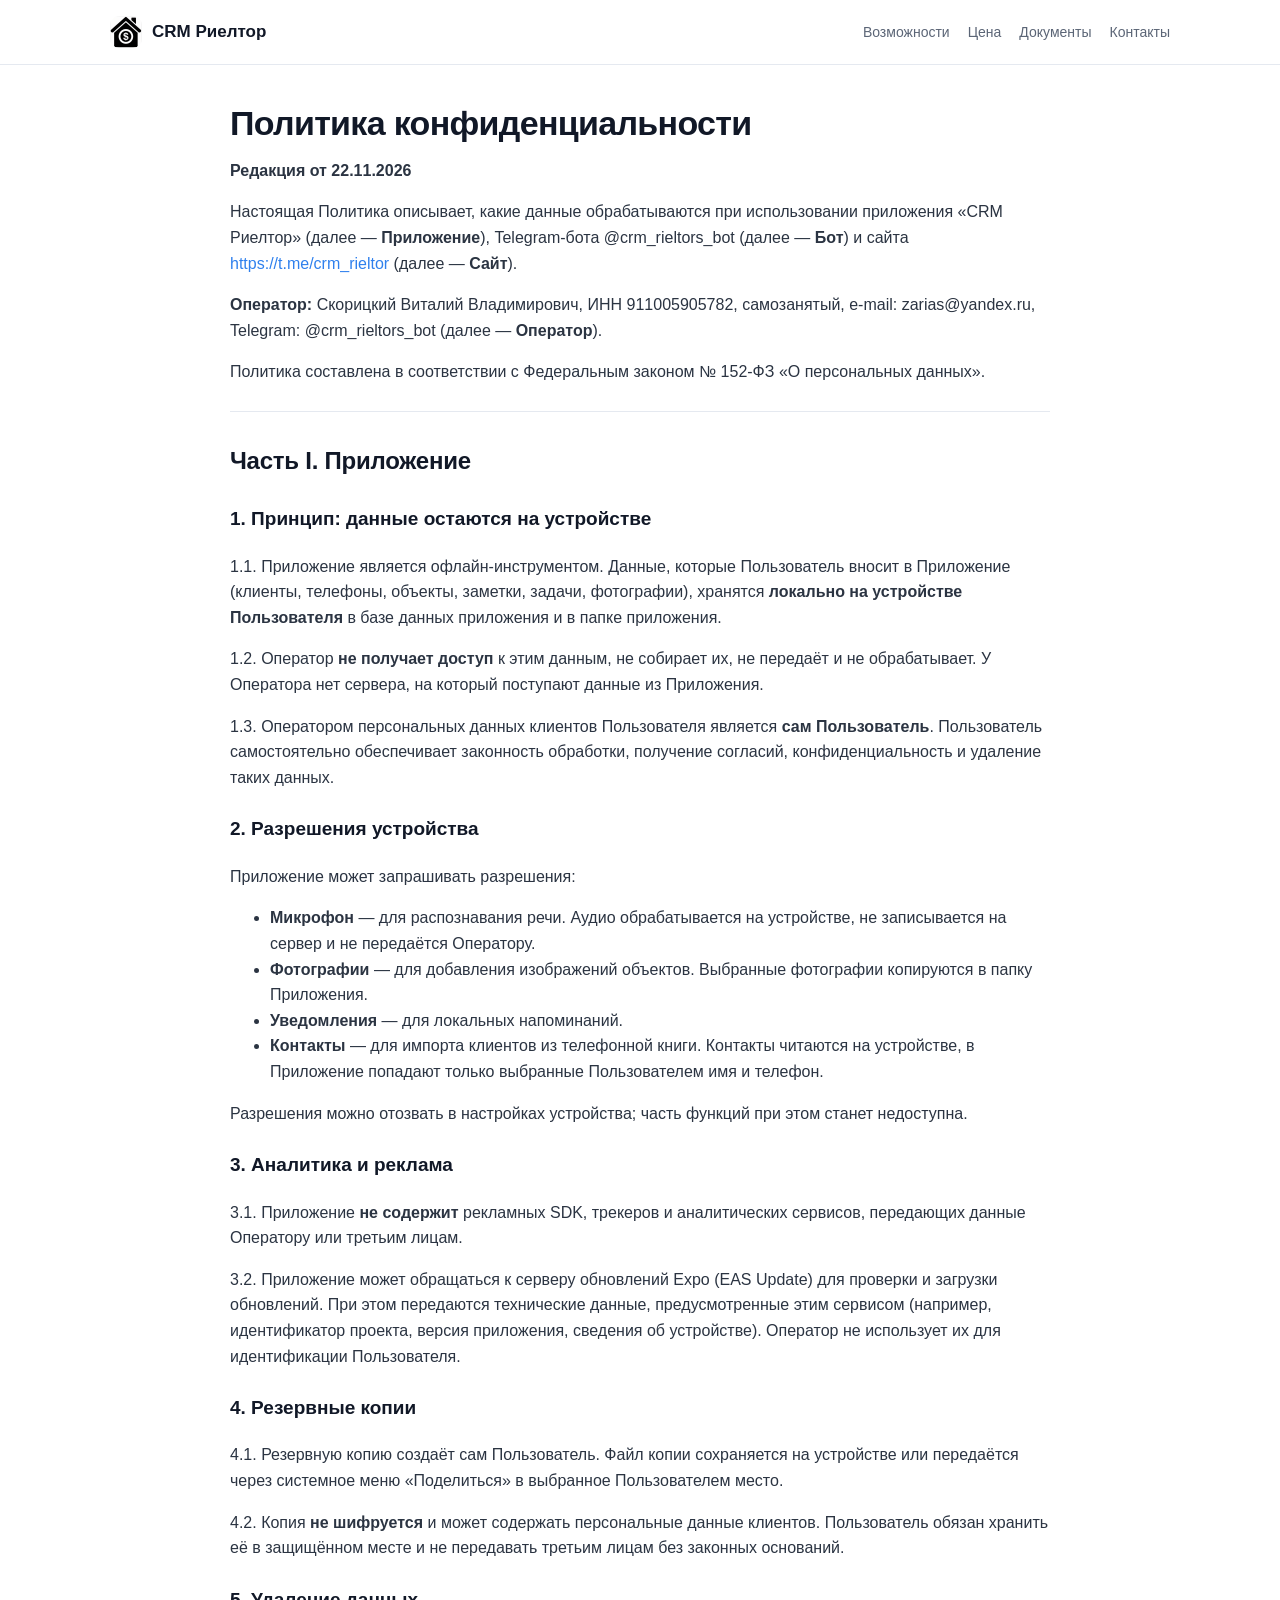
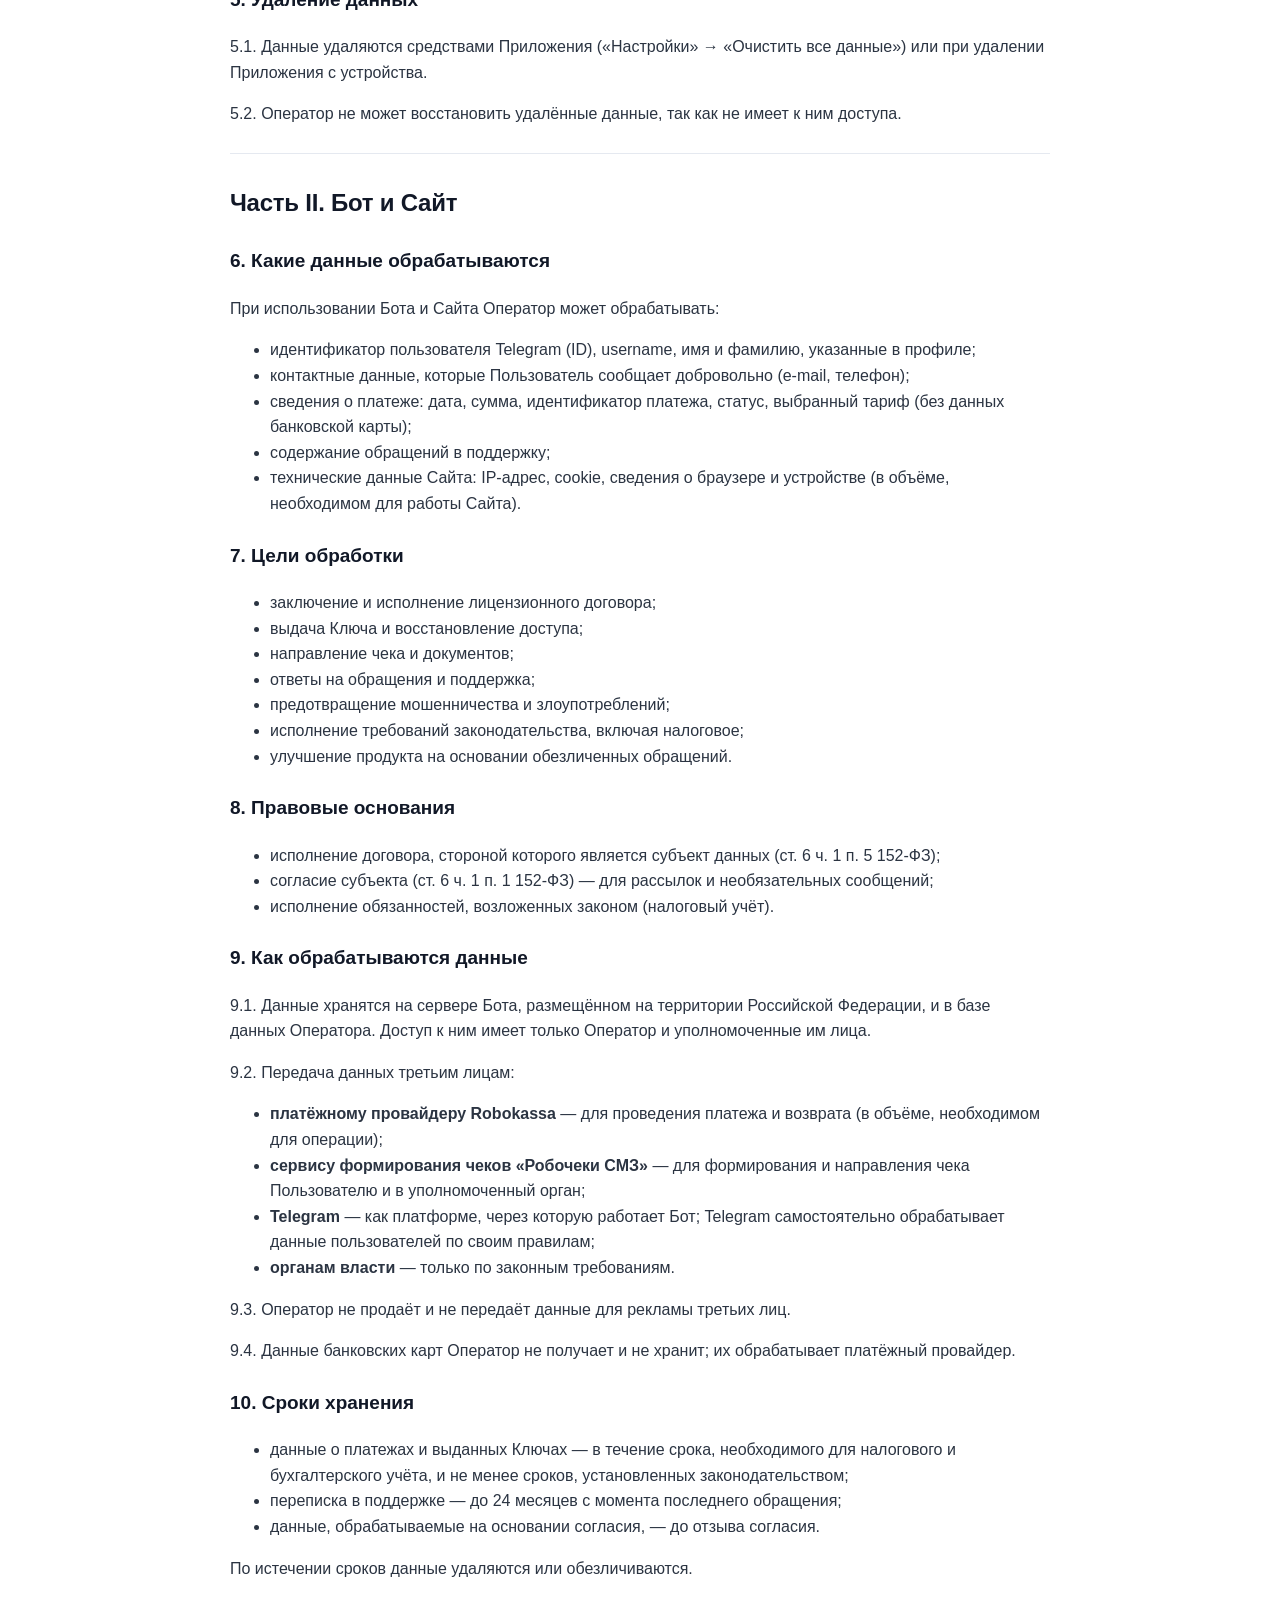
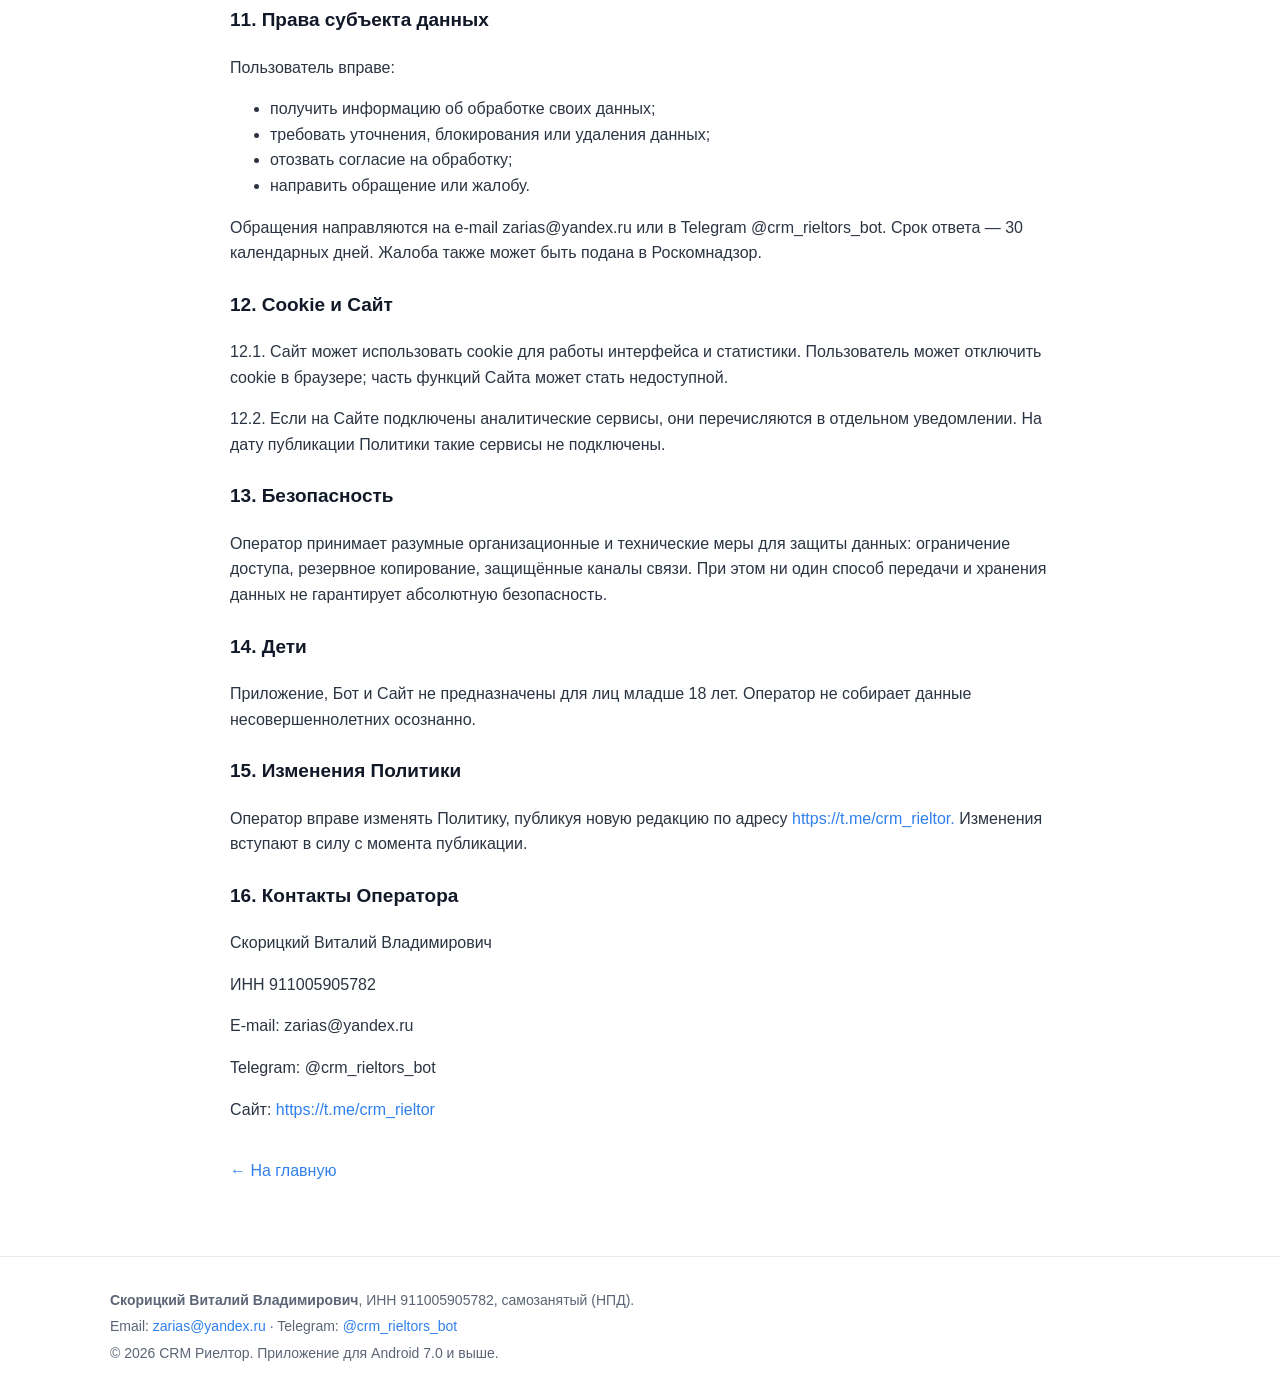
<file: privacy.html>
<!doctype html>
<html lang="ru">
<head>
<meta charset="utf-8">
<meta name="viewport" content="width=device-width, initial-scale=1">
<title>Политика конфиденциальности — CRM Риелтор</title>
<link rel="icon" href="icon.png">
<link rel="stylesheet" href="style.css?v=3">
</head>
<body>
<header class="site-header">
  <div class="wrap header-inner">
    <a class="brand" href="index.html"><img src="icon.png" alt=""> CRM Риелтор</a>
    <nav>
      <a href="index.html#features">Возможности</a>
      <a href="index.html#price">Цена</a>
      <a href="index.html#docs">Документы</a>
      <a href="index.html#contacts">Контакты</a>
    </nav>
  </div>
</header>
<main class="wrap legal">
<h1>Политика конфиденциальности</h1>
<p><strong>Редакция от 22.11.2026</strong></p>
<p>Настоящая Политика описывает, какие данные обрабатываются при использовании приложения «CRM Риелтор» (далее — <strong>Приложение</strong>), Telegram-бота @crm_rieltors_bot (далее — <strong>Бот</strong>) и сайта <a href="https://t.me/crm_rieltor">https://t.me/crm_rieltor</a> (далее — <strong>Сайт</strong>).</p>
<p><strong>Оператор:</strong> Скорицкий Виталий Владимирович, ИНН 911005905782, самозанятый, e-mail: zarias@yandex.ru, Telegram: @crm_rieltors_bot (далее — <strong>Оператор</strong>).</p>
<p>Политика составлена в соответствии с Федеральным законом № 152-ФЗ «О персональных данных».</p>
<hr>
<h2>Часть I. Приложение</h2>
<h3>1. Принцип: данные остаются на устройстве</h3>
<p>1.1. Приложение является офлайн-инструментом. Данные, которые Пользователь вносит в Приложение (клиенты, телефоны, объекты, заметки, задачи, фотографии), хранятся <strong>локально на устройстве Пользователя</strong> в базе данных приложения и в папке приложения.</p>
<p>1.2. Оператор <strong>не получает доступ</strong> к этим данным, не собирает их, не передаёт и не обрабатывает. У Оператора нет сервера, на который поступают данные из Приложения.</p>
<p>1.3. Оператором персональных данных клиентов Пользователя является <strong>сам Пользователь</strong>. Пользователь самостоятельно обеспечивает законность обработки, получение согласий, конфиденциальность и удаление таких данных.</p>
<h3>2. Разрешения устройства</h3>
<p>Приложение может запрашивать разрешения:</p>
<ul>
<li><strong>Микрофон</strong> — для распознавания речи. Аудио обрабатывается на устройстве, не записывается на сервер и не передаётся Оператору.</li>
<li><strong>Фотографии</strong> — для добавления изображений объектов. Выбранные фотографии копируются в папку Приложения.</li>
<li><strong>Уведомления</strong> — для локальных напоминаний.</li>
<li><strong>Контакты</strong> — для импорта клиентов из телефонной книги. Контакты читаются на устройстве, в Приложение попадают только выбранные Пользователем имя и телефон.</li>
</ul>
<p>Разрешения можно отозвать в настройках устройства; часть функций при этом станет недоступна.</p>
<h3>3. Аналитика и реклама</h3>
<p>3.1. Приложение <strong>не содержит</strong> рекламных SDK, трекеров и аналитических сервисов, передающих данные Оператору или третьим лицам.</p>
<p>3.2. Приложение может обращаться к серверу обновлений Expo (EAS Update) для проверки и загрузки обновлений. При этом передаются технические данные, предусмотренные этим сервисом (например, идентификатор проекта, версия приложения, сведения об устройстве). Оператор не использует их для идентификации Пользователя.</p>
<h3>4. Резервные копии</h3>
<p>4.1. Резервную копию создаёт сам Пользователь. Файл копии сохраняется на устройстве или передаётся через системное меню «Поделиться» в выбранное Пользователем место.</p>
<p>4.2. Копия <strong>не шифруется</strong> и может содержать персональные данные клиентов. Пользователь обязан хранить её в защищённом месте и не передавать третьим лицам без законных оснований.</p>
<h3>5. Удаление данных</h3>
<p>5.1. Данные удаляются средствами Приложения («Настройки» → «Очистить все данные») или при удалении Приложения с устройства.</p>
<p>5.2. Оператор не может восстановить удалённые данные, так как не имеет к ним доступа.</p>
<hr>
<h2>Часть II. Бот и Сайт</h2>
<h3>6. Какие данные обрабатываются</h3>
<p>При использовании Бота и Сайта Оператор может обрабатывать:</p>
<ul>
<li>идентификатор пользователя Telegram (ID), username, имя и фамилию, указанные в профиле;</li>
<li>контактные данные, которые Пользователь сообщает добровольно (e-mail, телефон);</li>
<li>сведения о платеже: дата, сумма, идентификатор платежа, статус, выбранный тариф (без данных банковской карты);</li>
<li>содержание обращений в поддержку;</li>
<li>технические данные Сайта: IP-адрес, cookie, сведения о браузере и устройстве (в объёме, необходимом для работы Сайта).</li>
</ul>
<h3>7. Цели обработки</h3>
<ul>
<li>заключение и исполнение лицензионного договора;</li>
<li>выдача Ключа и восстановление доступа;</li>
<li>направление чека и документов;</li>
<li>ответы на обращения и поддержка;</li>
<li>предотвращение мошенничества и злоупотреблений;</li>
<li>исполнение требований законодательства, включая налоговое;</li>
<li>улучшение продукта на основании обезличенных обращений.</li>
</ul>
<h3>8. Правовые основания</h3>
<ul>
<li>исполнение договора, стороной которого является субъект данных (ст. 6 ч. 1 п. 5 152-ФЗ);</li>
<li>согласие субъекта (ст. 6 ч. 1 п. 1 152-ФЗ) — для рассылок и необязательных сообщений;</li>
<li>исполнение обязанностей, возложенных законом (налоговый учёт).</li>
</ul>
<h3>9. Как обрабатываются данные</h3>
<p>9.1. Данные хранятся на сервере Бота, размещённом на территории Российской Федерации, и в базе данных Оператора. Доступ к ним имеет только Оператор и уполномоченные им лица.</p>
<p>9.2. Передача данных третьим лицам:</p>
<ul>
<li><strong>платёжному провайдеру Robokassa</strong> — для проведения платежа и возврата (в объёме, необходимом для операции);</li>
<li><strong>сервису формирования чеков «Робочеки СМЗ»</strong> — для формирования и направления чека Пользователю и в уполномоченный орган;</li>
<li><strong>Telegram</strong> — как платформе, через которую работает Бот; Telegram самостоятельно обрабатывает данные пользователей по своим правилам;</li>
<li><strong>органам власти</strong> — только по законным требованиям.</li>
</ul>
<p>9.3. Оператор не продаёт и не передаёт данные для рекламы третьих лиц.</p>
<p>9.4. Данные банковских карт Оператор не получает и не хранит; их обрабатывает платёжный провайдер.</p>
<h3>10. Сроки хранения</h3>
<ul>
<li>данные о платежах и выданных Ключах — в течение срока, необходимого для налогового и бухгалтерского учёта, и не менее сроков, установленных законодательством;</li>
<li>переписка в поддержке — до 24 месяцев с момента последнего обращения;</li>
<li>данные, обрабатываемые на основании согласия, — до отзыва согласия.</li>
</ul>
<p>По истечении сроков данные удаляются или обезличиваются.</p>
<h3>11. Права субъекта данных</h3>
<p>Пользователь вправе:</p>
<ul>
<li>получить информацию об обработке своих данных;</li>
<li>требовать уточнения, блокирования или удаления данных;</li>
<li>отозвать согласие на обработку;</li>
<li>направить обращение или жалобу.</li>
</ul>
<p>Обращения направляются на e-mail zarias@yandex.ru или в Telegram @crm_rieltors_bot. Срок ответа — 30 календарных дней. Жалоба также может быть подана в Роскомнадзор.</p>
<h3>12. Cookie и Сайт</h3>
<p>12.1. Сайт может использовать cookie для работы интерфейса и статистики. Пользователь может отключить cookie в браузере; часть функций Сайта может стать недоступной.</p>
<p>12.2. Если на Сайте подключены аналитические сервисы, они перечисляются в отдельном уведомлении. На дату публикации Политики такие сервисы не подключены.</p>
<h3>13. Безопасность</h3>
<p>Оператор принимает разумные организационные и технические меры для защиты данных: ограничение доступа, резервное копирование, защищённые каналы связи. При этом ни один способ передачи и хранения данных не гарантирует абсолютную безопасность.</p>
<h3>14. Дети</h3>
<p>Приложение, Бот и Сайт не предназначены для лиц младше 18 лет. Оператор не собирает данные несовершеннолетних осознанно.</p>
<h3>15. Изменения Политики</h3>
<p>Оператор вправе изменять Политику, публикуя новую редакцию по адресу <a href="https://t.me/crm_rieltor.">https://t.me/crm_rieltor.</a> Изменения вступают в силу с момента публикации.</p>
<h3>16. Контакты Оператора</h3>
<p>Скорицкий Виталий Владимирович</p>
<p>ИНН 911005905782</p>
<p>E-mail: zarias@yandex.ru</p>
<p>Telegram: @crm_rieltors_bot</p>
<p>Сайт: <a href="https://t.me/crm_rieltor">https://t.me/crm_rieltor</a></p>
<p class="back"><a href="index.html">← На главную</a></p>
</main>
<footer class="site-footer">
  <div class="wrap">
    <p><strong>Скорицкий Виталий Владимирович</strong>, ИНН 911005905782, самозанятый (НПД).</p>
    <p>Email: <a href="mailto:zarias@yandex.ru">zarias@yandex.ru</a> · Telegram: <a href="https://t.me/crm_rieltors_bot">@crm_rieltors_bot</a></p>
    <p>© 2026 CRM Риелтор. Приложение для Android 7.0 и выше.</p>
  </div>
</footer>
</body>
</html>
</file>
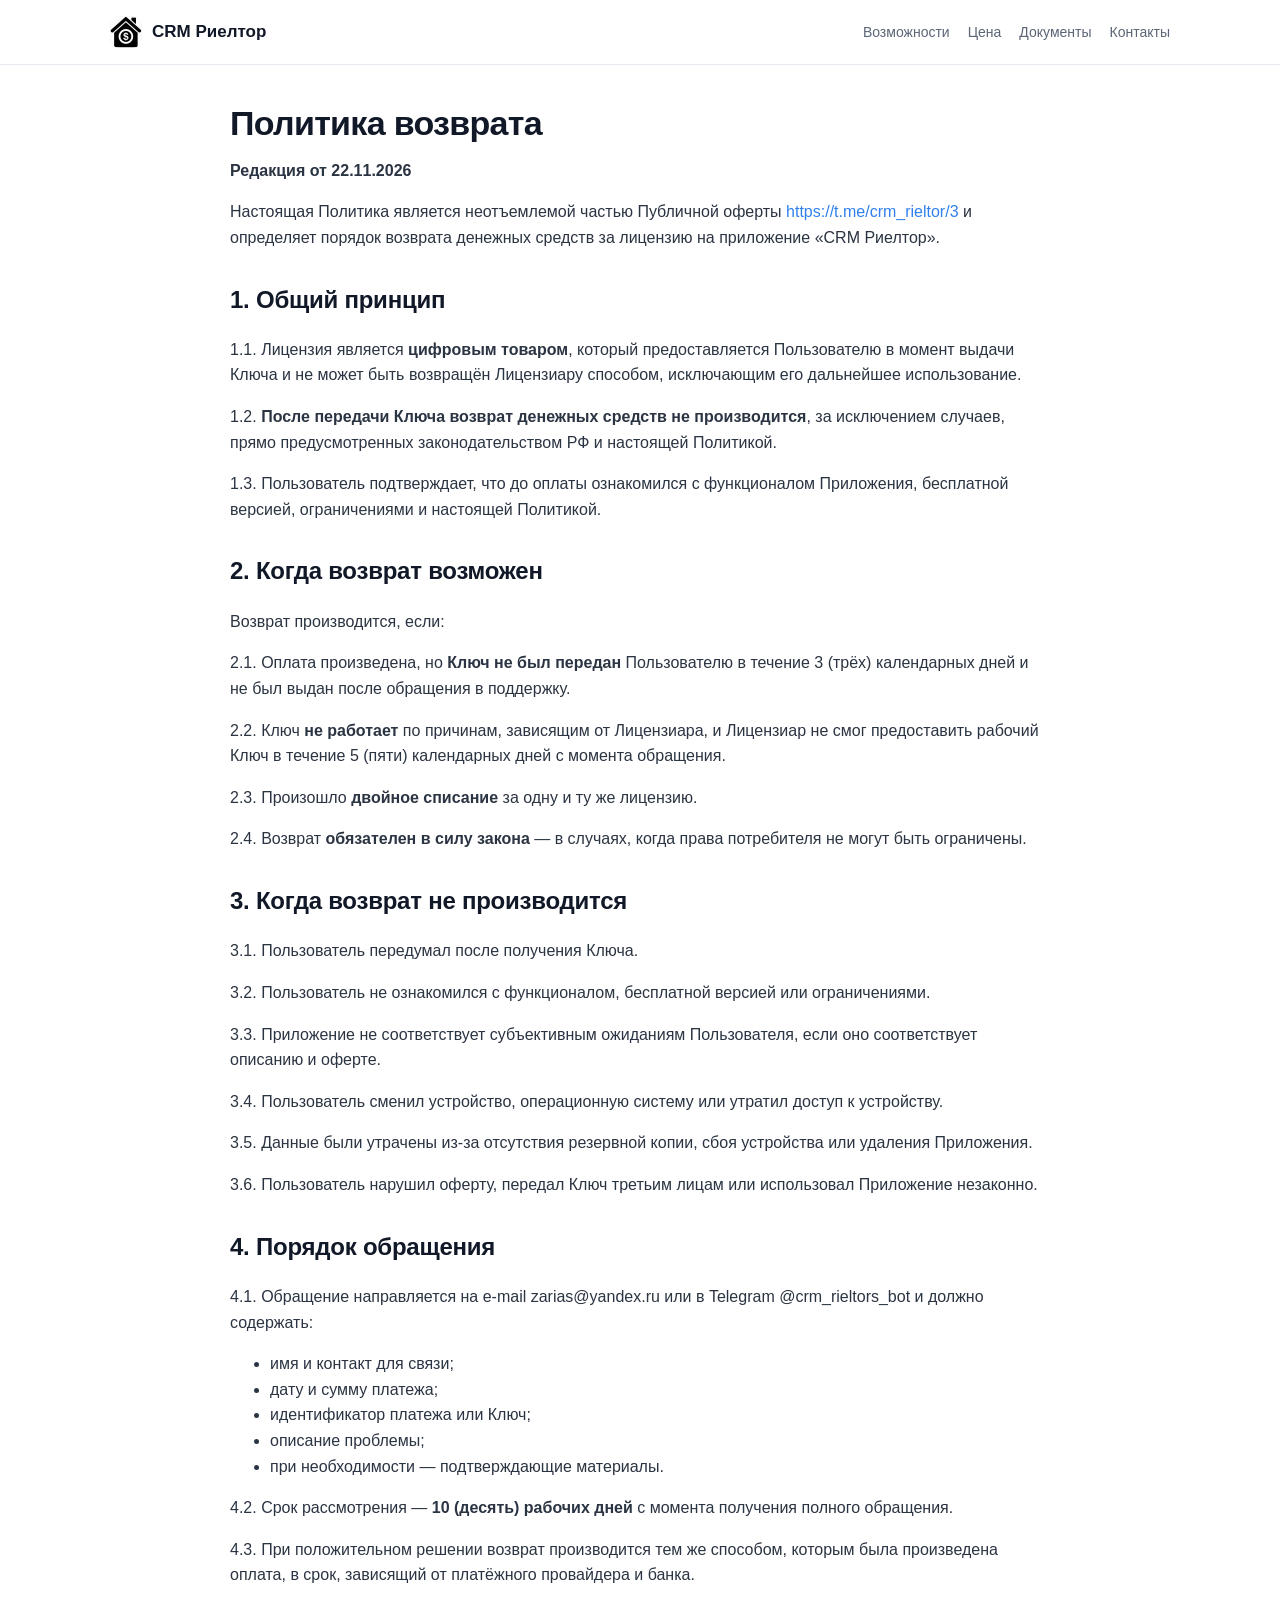
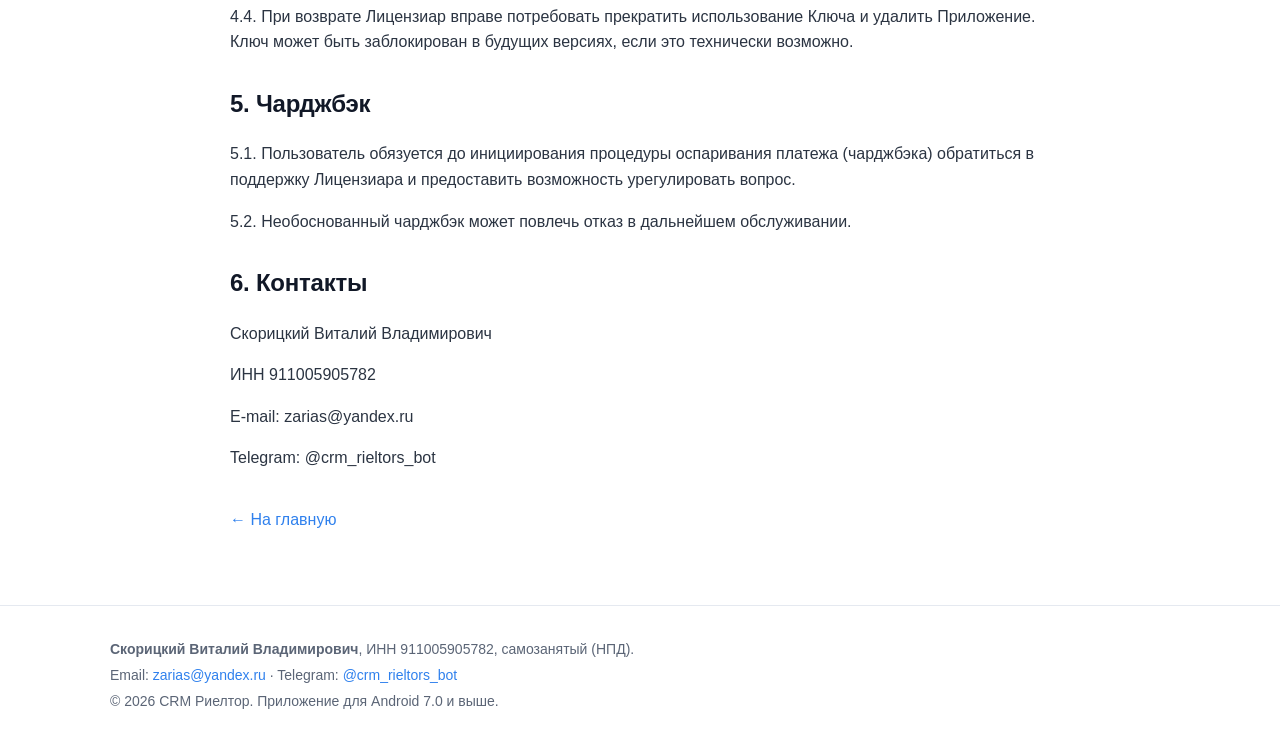
<file: refund.html>
<!doctype html>
<html lang="ru">
<head>
<meta charset="utf-8">
<meta name="viewport" content="width=device-width, initial-scale=1">
<title>Политика возврата — CRM Риелтор</title>
<link rel="icon" href="icon.png">
<link rel="stylesheet" href="style.css?v=3">
</head>
<body>
<header class="site-header">
  <div class="wrap header-inner">
    <a class="brand" href="index.html"><img src="icon.png" alt=""> CRM Риелтор</a>
    <nav>
      <a href="index.html#features">Возможности</a>
      <a href="index.html#price">Цена</a>
      <a href="index.html#docs">Документы</a>
      <a href="index.html#contacts">Контакты</a>
    </nav>
  </div>
</header>
<main class="wrap legal">
<h1>Политика возврата</h1>
<p><strong>Редакция от 22.11.2026</strong></p>
<p>Настоящая Политика является неотъемлемой частью Публичной оферты <a href="https://t.me/crm_rieltor/3">https://t.me/crm_rieltor/3</a> и определяет порядок возврата денежных средств за лицензию на приложение «CRM Риелтор».</p>
<h2>1. Общий принцип</h2>
<p>1.1. Лицензия является <strong>цифровым товаром</strong>, который предоставляется Пользователю в момент выдачи Ключа и не может быть возвращён Лицензиару способом, исключающим его дальнейшее использование.</p>
<p>1.2. <strong>После передачи Ключа возврат денежных средств не производится</strong>, за исключением случаев, прямо предусмотренных законодательством РФ и настоящей Политикой.</p>
<p>1.3. Пользователь подтверждает, что до оплаты ознакомился с функционалом Приложения, бесплатной версией, ограничениями и настоящей Политикой.</p>
<h2>2. Когда возврат возможен</h2>
<p>Возврат производится, если:</p>
<p>2.1. Оплата произведена, но <strong>Ключ не был передан</strong> Пользователю в течение 3 (трёх) календарных дней и не был выдан после обращения в поддержку.</p>
<p>2.2. Ключ <strong>не работает</strong> по причинам, зависящим от Лицензиара, и Лицензиар не смог предоставить рабочий Ключ в течение 5 (пяти) календарных дней с момента обращения.</p>
<p>2.3. Произошло <strong>двойное списание</strong> за одну и ту же лицензию.</p>
<p>2.4. Возврат <strong>обязателен в силу закона</strong> — в случаях, когда права потребителя не могут быть ограничены.</p>
<h2>3. Когда возврат не производится</h2>
<p>3.1. Пользователь передумал после получения Ключа.</p>
<p>3.2. Пользователь не ознакомился с функционалом, бесплатной версией или ограничениями.</p>
<p>3.3. Приложение не соответствует субъективным ожиданиям Пользователя, если оно соответствует описанию и оферте.</p>
<p>3.4. Пользователь сменил устройство, операционную систему или утратил доступ к устройству.</p>
<p>3.5. Данные были утрачены из-за отсутствия резервной копии, сбоя устройства или удаления Приложения.</p>
<p>3.6. Пользователь нарушил оферту, передал Ключ третьим лицам или использовал Приложение незаконно.</p>
<h2>4. Порядок обращения</h2>
<p>4.1. Обращение направляется на e-mail zarias@yandex.ru или в Telegram @crm_rieltors_bot и должно содержать:</p>
<ul>
<li>имя и контакт для связи;</li>
<li>дату и сумму платежа;</li>
<li>идентификатор платежа или Ключ;</li>
<li>описание проблемы;</li>
<li>при необходимости — подтверждающие материалы.</li>
</ul>
<p>4.2. Срок рассмотрения — <strong>10 (десять) рабочих дней</strong> с момента получения полного обращения.</p>
<p>4.3. При положительном решении возврат производится тем же способом, которым была произведена оплата, в срок, зависящий от платёжного провайдера и банка.</p>
<p>4.4. При возврате Лицензиар вправе потребовать прекратить использование Ключа и удалить Приложение. Ключ может быть заблокирован в будущих версиях, если это технически возможно.</p>
<h2>5. Чарджбэк</h2>
<p>5.1. Пользователь обязуется до инициирования процедуры оспаривания платежа (чарджбэка) обратиться в поддержку Лицензиара и предоставить возможность урегулировать вопрос.</p>
<p>5.2. Необоснованный чарджбэк может повлечь отказ в дальнейшем обслуживании.</p>
<h2>6. Контакты</h2>
<p>Скорицкий Виталий Владимирович</p>
<p>ИНН 911005905782</p>
<p>E-mail: zarias@yandex.ru</p>
<p>Telegram: @crm_rieltors_bot</p>
<p class="back"><a href="index.html">← На главную</a></p>
</main>
<footer class="site-footer">
  <div class="wrap">
    <p><strong>Скорицкий Виталий Владимирович</strong>, ИНН 911005905782, самозанятый (НПД).</p>
    <p>Email: <a href="mailto:zarias@yandex.ru">zarias@yandex.ru</a> · Telegram: <a href="https://t.me/crm_rieltors_bot">@crm_rieltors_bot</a></p>
    <p>© 2026 CRM Риелтор. Приложение для Android 7.0 и выше.</p>
  </div>
</footer>
</body>
</html>
</file>
<file: style.css>
:root {
  --bg: #ffffff;
  --tint: #f4f8ff;
  --text: #111827;
  --muted: #5b6576;
  --line: #e5e9f0;
  --accent: #2f80ed;
  --accent-dark: #1f66c9;
  --accent-soft: #eaf2ff;
  --radius: 18px;
  --shadow: 0 18px 40px rgba(17, 24, 39, .08);
}

* { box-sizing: border-box; }
html { scroll-behavior: smooth; -webkit-text-size-adjust: 100%; }
body {
  margin: 0;
  color: var(--text);
  background: var(--bg);
  font-family: -apple-system, BlinkMacSystemFont, "Segoe UI", Roboto, Arial, sans-serif;
  line-height: 1.6;
  overflow-x: hidden;
}
img { max-width: 100%; height: auto; }
a { color: var(--accent); text-decoration: none; }
a:hover { text-decoration: underline; }

.wrap { width: 100%; max-width: 1100px; margin: 0 auto; padding: 0 20px; }
section[id] { scroll-margin-top: 72px; }

/* Шапка */
.site-header {
  position: sticky; top: 0; z-index: 20;
  background: rgba(255, 255, 255, .94);
  backdrop-filter: blur(10px);
  border-bottom: 1px solid var(--line);
}
.header-inner {
  display: flex; align-items: center; justify-content: space-between;
  gap: 20px; min-height: 64px; padding-top: 8px; padding-bottom: 8px;
}
.brand {
  display: flex; align-items: center; gap: 10px;
  font-weight: 800; color: var(--text); font-size: 17px; white-space: nowrap;
}
.brand img { width: 32px; height: 32px; border-radius: 9px; }
nav { display: flex; gap: 18px; flex-wrap: wrap; justify-content: flex-end; }
nav a { color: var(--muted); font-size: 14px; }
nav a:hover { color: var(--accent); text-decoration: none; }

/* Первый экран */
.hero {
  background: linear-gradient(180deg, #eef5ff 0%, #ffffff 100%);
  padding: clamp(36px, 7vw, 72px) 0 clamp(32px, 6vw, 64px);
}
.hero-grid { display: grid; grid-template-columns: 1.15fr .85fr; gap: clamp(24px, 5vw, 48px); align-items: center; }
.eyebrow {
  display: inline-block; color: var(--accent); font-weight: 700; font-size: 12px;
  letter-spacing: .08em; text-transform: uppercase; margin-bottom: 12px;
}
h1 { font-size: clamp(27px, 5.2vw, 48px); line-height: 1.08; margin: 0 0 16px; letter-spacing: -0.02em; }
h2 { font-size: clamp(22px, 3.4vw, 32px); margin: 0 0 18px; letter-spacing: -0.01em; }
.lead { font-size: clamp(16px, 2.2vw, 19px); color: var(--muted); margin: 0 0 22px; max-width: 640px; }
.note { color: var(--muted); font-size: 14px; }

.actions { display: flex; gap: 12px; flex-wrap: wrap; margin: 22px 0 14px; }
.btn {
  display: inline-flex; align-items: center; justify-content: center;
  background: var(--accent); color: #fff; padding: 14px 22px; border-radius: 12px;
  font-weight: 700; font-size: 15px; min-height: 48px; border: 1px solid transparent;
  transition: background .15s ease, transform .15s ease;
}
.btn:hover { background: var(--accent-dark); text-decoration: none; }
.btn:active { transform: translateY(1px); }
.btn.ghost { background: #fff; color: var(--accent); border-color: #cfe0ff; }
.btn.ghost:hover { background: var(--accent-soft); }
.btn.full { display: flex; width: 100%; }

.phone { justify-self: center; }
.phone img {
  display: block; width: 290px; max-width: 100%;
  border-radius: 30px; border: 8px solid #10151c;
  box-shadow: 0 24px 60px rgba(17, 24, 39, .22);
}

/* Секции */
.section { padding: clamp(36px, 6vw, 64px) 0; }
.section.tinted { background: var(--tint); }
.subhead { font-size: clamp(18px, 2.6vw, 22px); margin: 34px 0 14px; }

/* Карточки возможностей */
.features { display: grid; grid-template-columns: repeat(auto-fit, minmax(250px, 1fr)); gap: 16px; }
.feature {
  background: #fff; border: 1px solid var(--line); border-radius: var(--radius);
  padding: 20px; transition: box-shadow .18s ease, transform .18s ease;
}
.feature:hover { box-shadow: var(--shadow); transform: translateY(-2px); }
.feature .num { color: var(--accent); font-weight: 800; font-size: 13px; letter-spacing: .08em; }
.feature h3 { font-size: 18px; margin: 6px 0 6px; }
.feature p { margin: 0; color: var(--muted); font-size: 15px; }

/* Подробные блоки */
.details { display: grid; grid-template-columns: repeat(auto-fit, minmax(320px, 1fr)); gap: 16px; }
.card {
  background: #fff; border: 1px solid var(--line); border-radius: var(--radius);
  padding: 22px;
}
.card h4 { font-size: 18px; margin: 0 0 10px; }
.card ul { margin: 0; padding-left: 20px; color: var(--muted); font-size: 15px; }
.card li { margin-bottom: 8px; }
.card li:last-child { margin-bottom: 0; }

/* Воронка */
.funnel {
  list-style: none; margin: 0; padding: 0;
  display: grid; grid-template-columns: repeat(auto-fit, minmax(170px, 1fr)); gap: 14px;
}
.funnel li {
  background: #fff; border: 1px solid var(--line); border-radius: 16px; padding: 18px;
  position: relative;
}
.fnum {
  display: inline-flex; align-items: center; justify-content: center;
  width: 28px; height: 28px; border-radius: 50%;
  background: var(--accent-soft); color: var(--accent);
  font-weight: 800; font-size: 14px; margin-bottom: 10px;
}
.funnel strong { display: block; font-size: 17px; margin-bottom: 4px; }
.funnel p { margin: 0; color: var(--muted); font-size: 14px; }

/* Чек-лист */
.checklist {
  list-style: none; counter-reset: check; margin: 0; padding: 0;
  display: grid; grid-template-columns: repeat(auto-fit, minmax(260px, 1fr)); gap: 10px;
}
.checklist li {
  counter-increment: check;
  display: flex; align-items: flex-start; gap: 10px;
  background: #fff; border: 1px solid var(--line); border-radius: 12px;
  padding: 12px 14px; font-size: 15px;
}
.checklist li::before {
  content: counter(check);
  flex: 0 0 auto;
  display: inline-flex; align-items: center; justify-content: center;
  width: 24px; height: 24px; border-radius: 50%;
  background: var(--accent); color: #fff; font-size: 12px; font-weight: 700;
}

/* Слайды */
.slides {
  display: flex; gap: 14px; overflow-x: auto; padding: 4px 4px 14px;
  scroll-snap-type: x mandatory; -webkit-overflow-scrolling: touch;
  scrollbar-width: thin;
}
.slide {
  flex: 0 0 auto; width: clamp(220px, 62vw, 300px);
  scroll-snap-align: start; border-radius: 16px; overflow: hidden;
  border: 1px solid var(--line); background: #fff;
  box-shadow: 0 10px 24px rgba(17, 24, 39, .08);
}
.slide img { display: block; width: 100%; }
.slide:hover { text-decoration: none; }

/* Шаги и документы */
.steps { padding-left: 22px; margin: 0 0 14px; }
.steps li { margin-bottom: 12px; font-size: 16px; }
.docs { list-style: none; padding: 0; margin: 0; display: grid; gap: 10px; }
.docs a {
  display: block; background: #fff; border: 1px solid var(--line);
  border-radius: 12px; padding: 14px 18px; font-weight: 600;
}
.docs a:hover { border-color: #cfe0ff; text-decoration: none; }

/* Цена */
.price-grid { display: grid; grid-template-columns: 1.2fr .8fr; gap: clamp(24px, 5vw, 48px); align-items: center; }
.price-card {
  background: #fff; border: 2px solid #cfe0ff; border-radius: 24px; padding: 28px;
  box-shadow: 0 20px 50px rgba(47, 128, 237, .12);
}
.price { font-size: clamp(38px, 6vw, 54px); font-weight: 800; letter-spacing: -0.03em; }
.price-sub { color: var(--muted); margin-bottom: 14px; }
.price-card ul { margin: 0 0 18px; padding-left: 20px; color: var(--muted); }

/* Юридические страницы */
.legal { max-width: 860px; padding-top: 40px; padding-bottom: 56px; }
.legal h1 { font-size: clamp(24px, 4.4vw, 34px); }
.legal h2 { font-size: clamp(20px, 3vw, 24px); margin-top: 30px; }
.legal h3 { font-size: 19px; margin-top: 24px; }
.legal p, .legal li { color: #2b3442; font-size: 16px; overflow-wrap: break-word; }
.legal hr { border: 0; border-top: 1px solid var(--line); margin: 26px 0; }
.legal table { width: 100%; border-collapse: collapse; display: block; overflow-x: auto; }
.back { margin-top: 36px; }

/* Подвал */
.site-footer { border-top: 1px solid var(--line); padding: 28px 0; color: var(--muted); font-size: 14px; }
.site-footer p { margin: 4px 0; }

/* Планшеты и телефоны */
@media (max-width: 900px) {
  .hero-grid, .price-grid { grid-template-columns: 1fr; }
  .hero-grid { gap: 28px; }
  .phone img { width: min(260px, 60vw); }
  .price-card { max-width: 420px; }
}

@media (max-width: 760px) {
  .header-inner { flex-wrap: wrap; gap: 6px; padding-top: 10px; padding-bottom: 8px; }
  nav {
    width: 100%; gap: 6px 14px; flex-wrap: wrap;
    justify-content: flex-start; padding-bottom: 2px;
  }
  nav a { font-size: 13px; line-height: 1.9; }
  section[id] { scroll-margin-top: 112px; }
}

@media (max-width: 560px) {
  .wrap { padding: 0 16px; }
  .actions { flex-direction: column; }
  .actions .btn { width: 100%; }
  .details { grid-template-columns: 1fr; }
  .card { padding: 18px; }
  .feature { padding: 18px; }
  .steps li { font-size: 15px; }
  .price-card { padding: 22px; }
  .slide { width: 78vw; }
}
</file>
